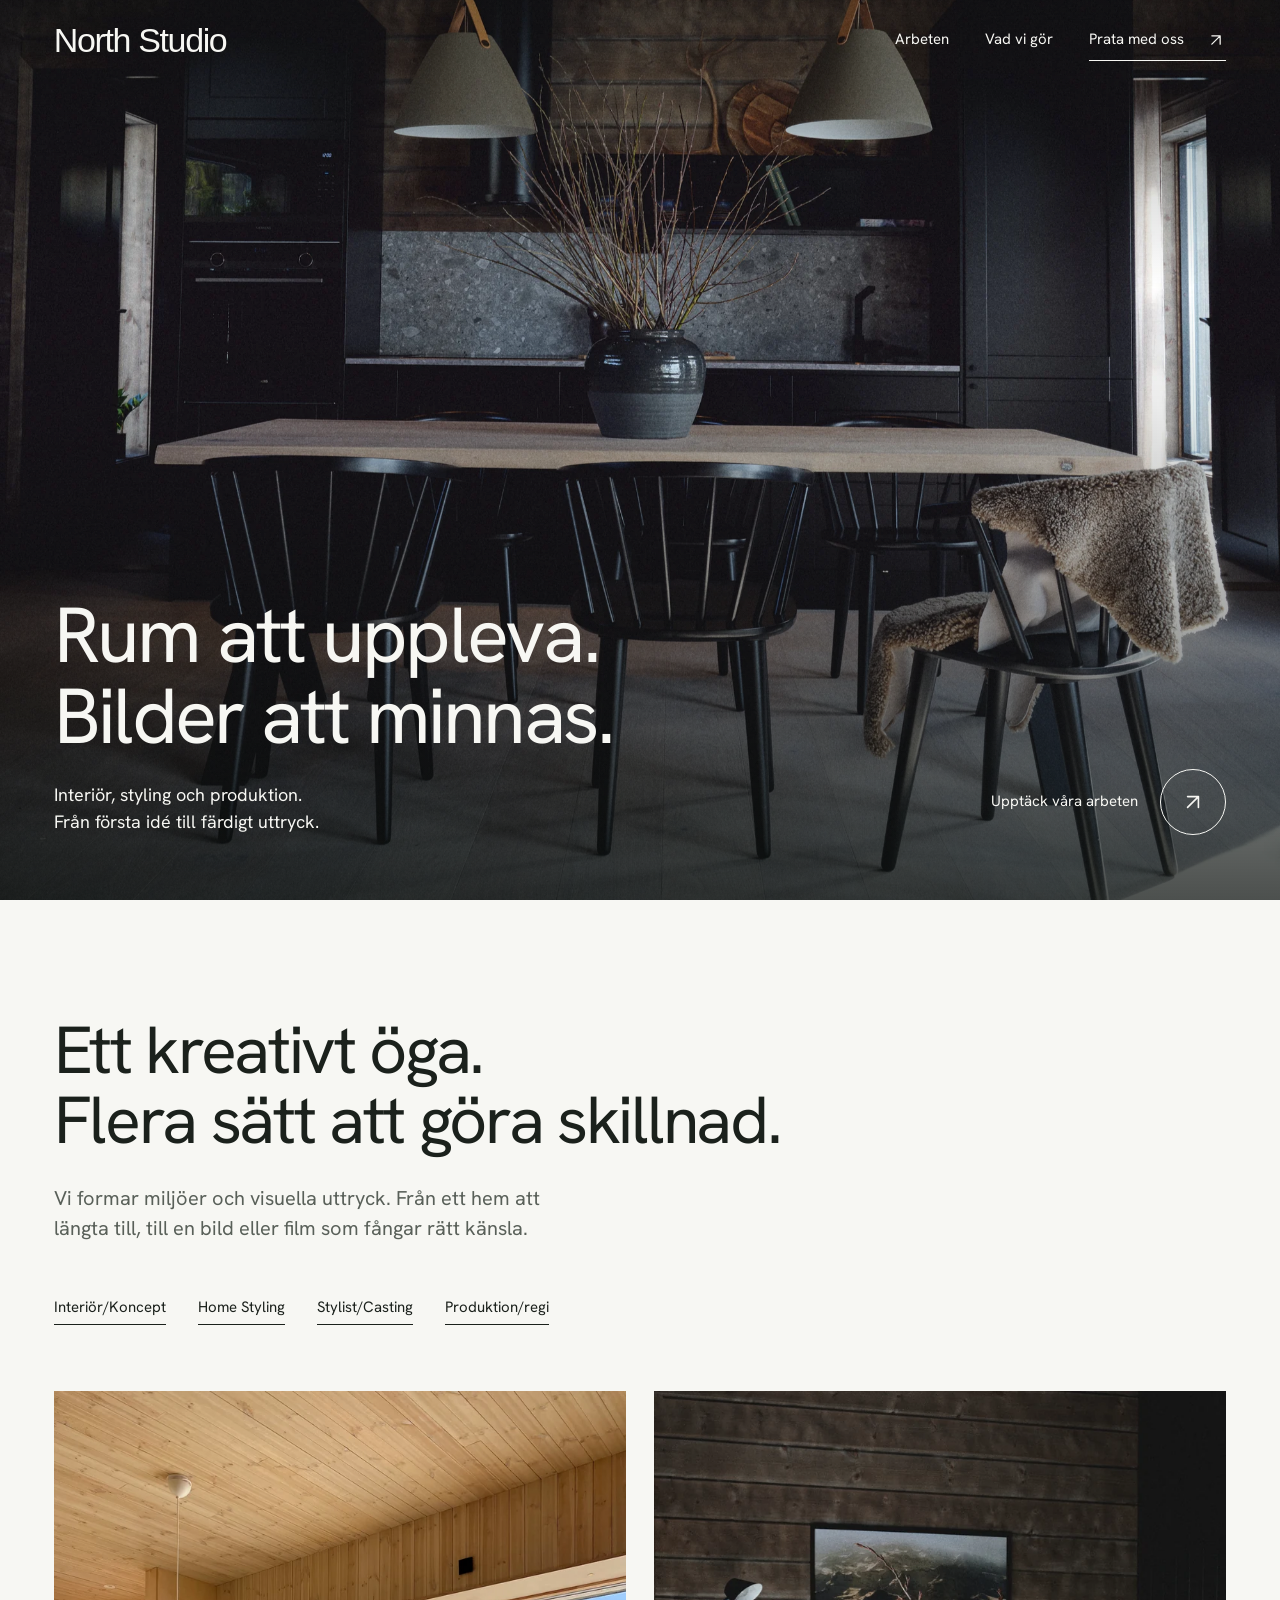
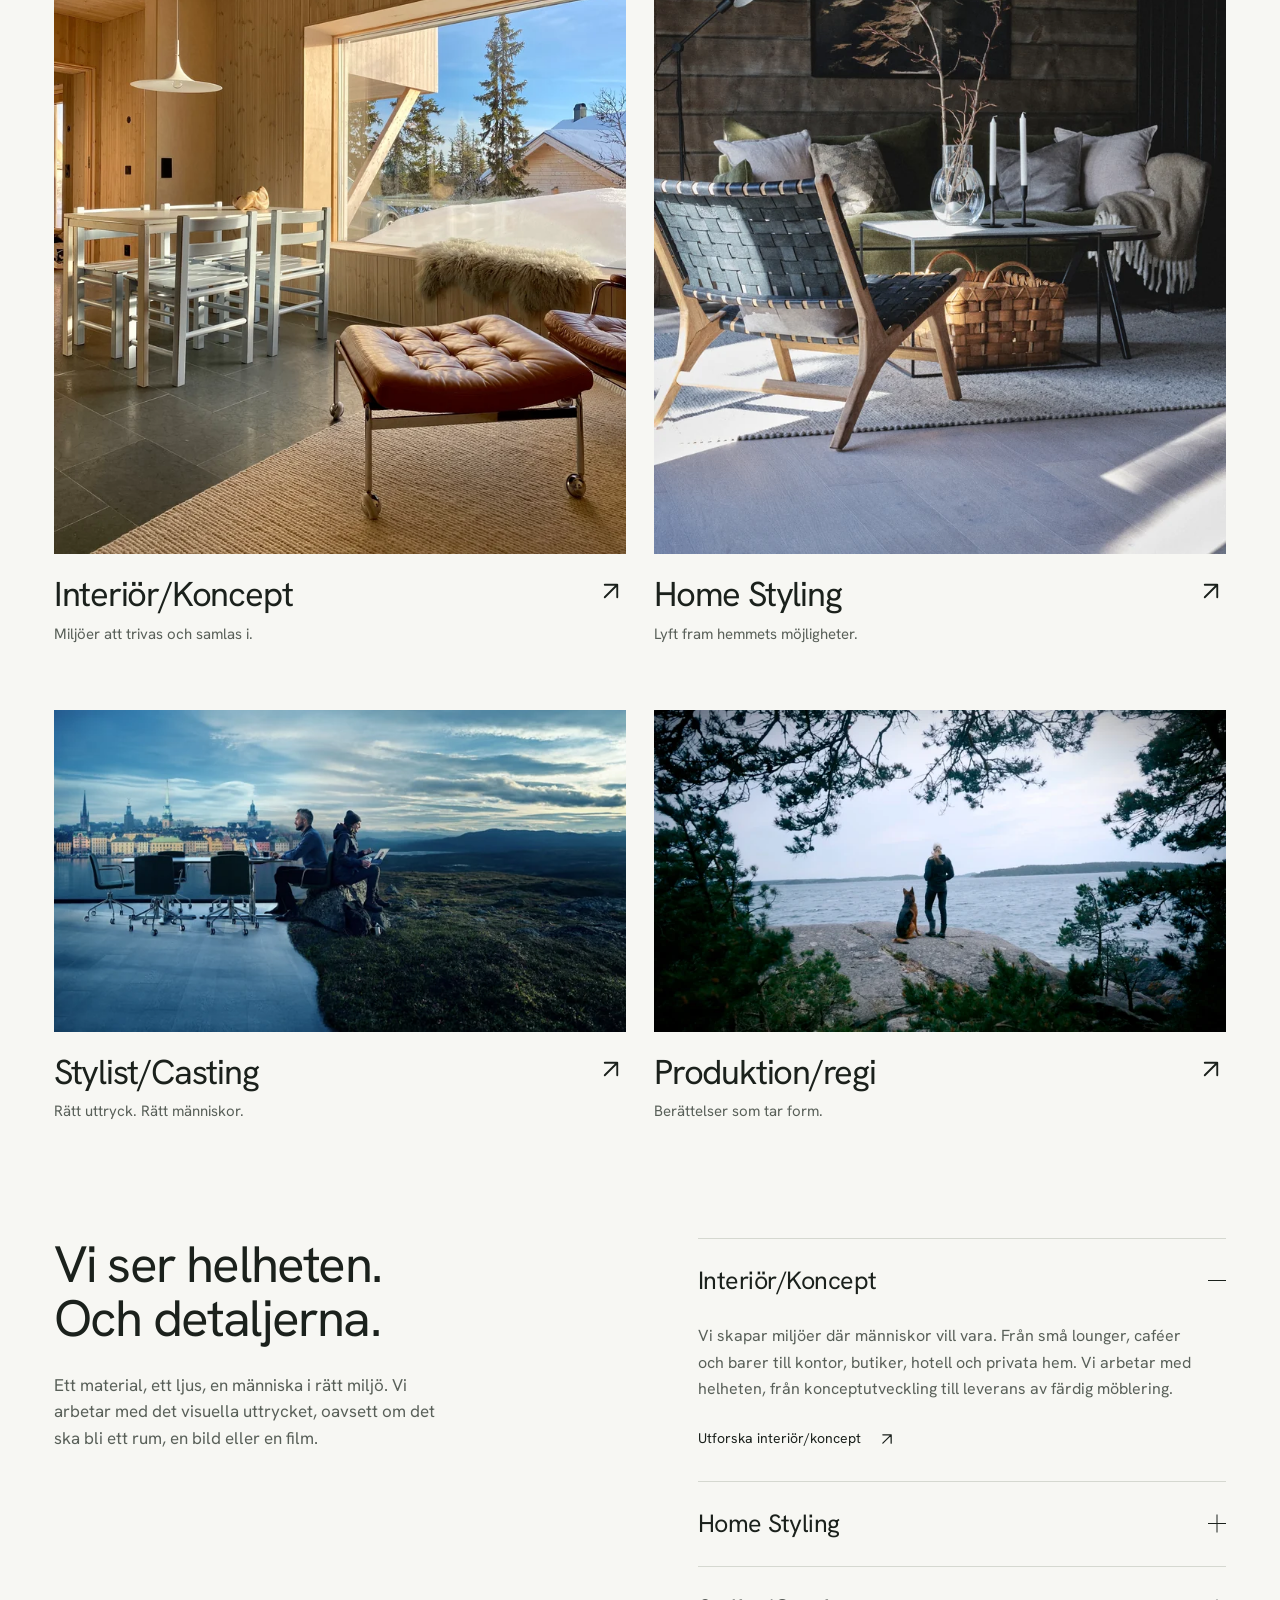
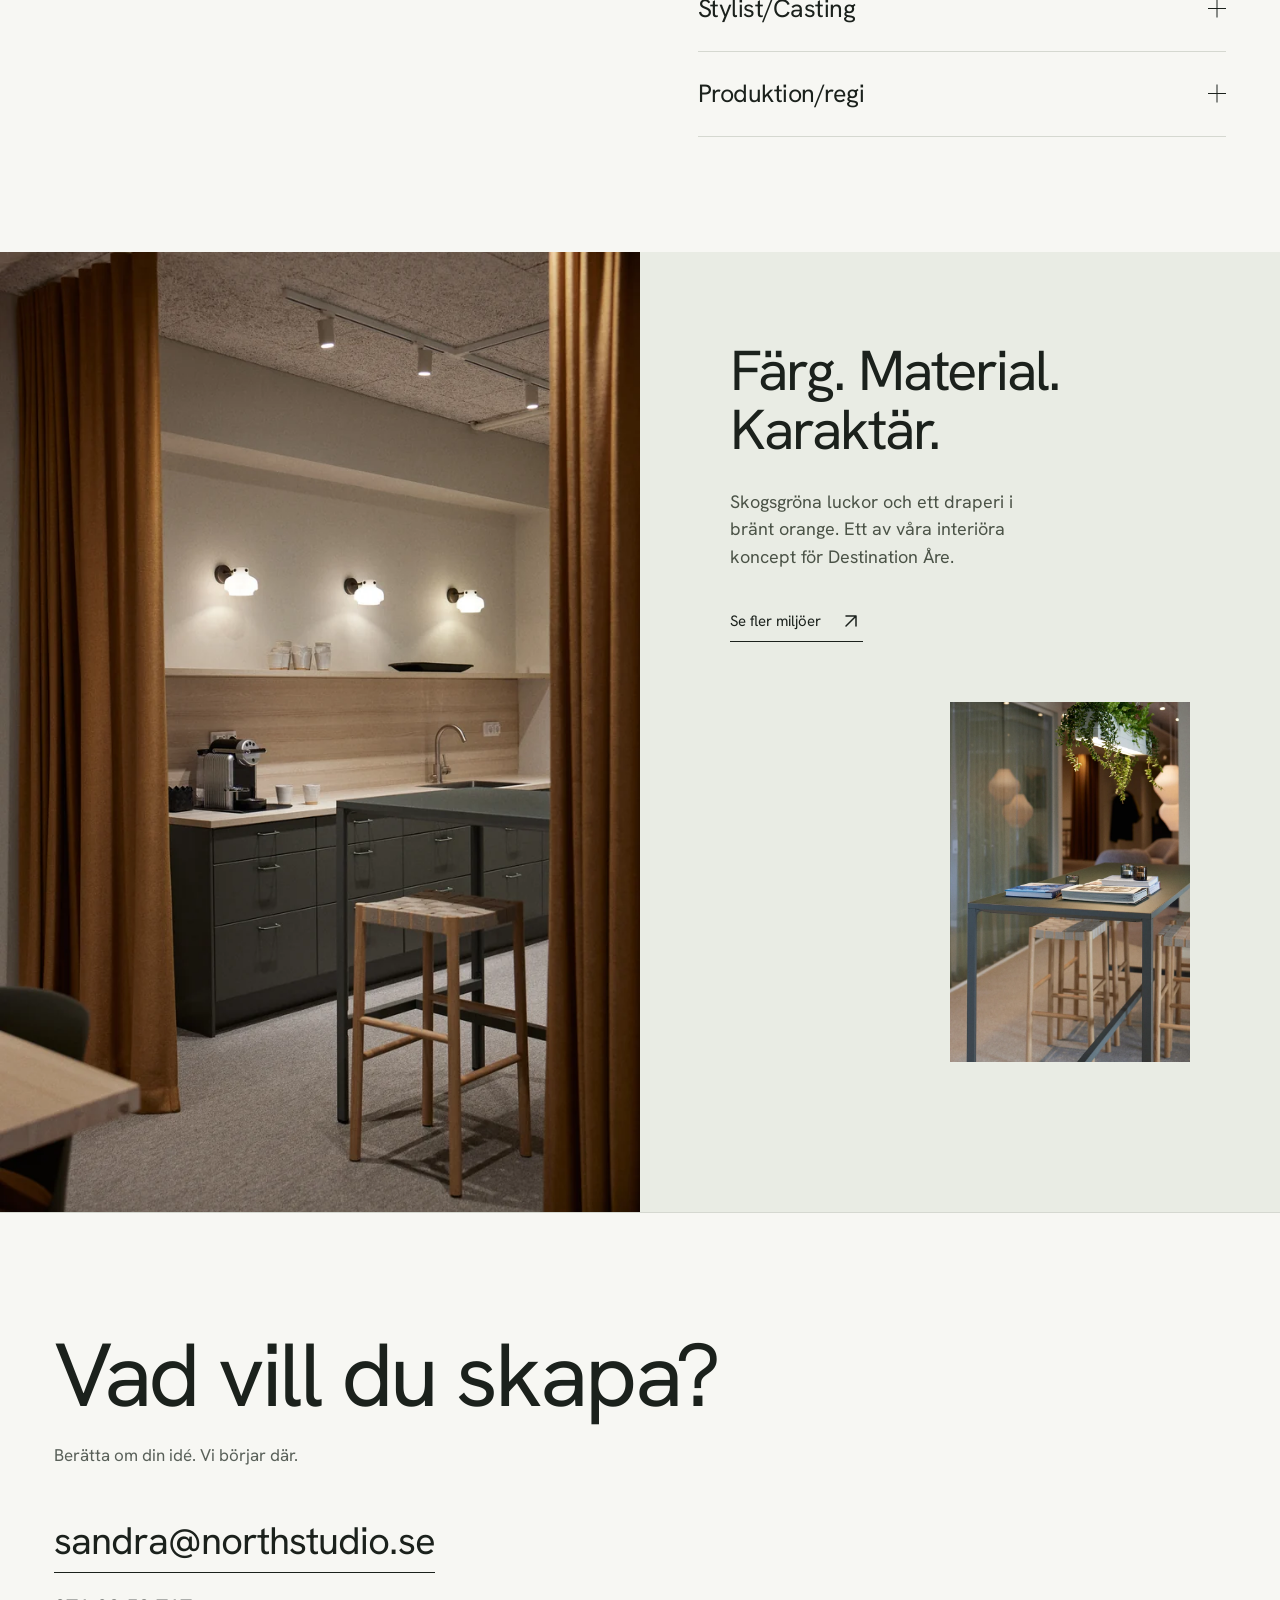
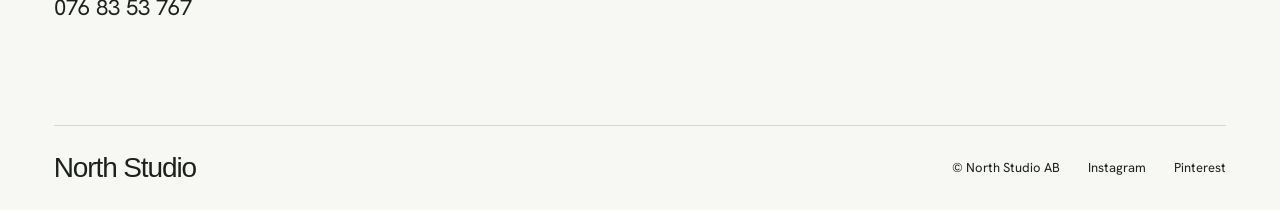
<file: index.html>
<!doctype html>
<html lang="sv">
<head>
  <meta charset="utf-8"><meta name="viewport" content="width=device-width,initial-scale=1">
  <title>North Studio | Interiör, styling & produktion</title>
  <meta name="description" content="North Studio skapar interiöra koncept, homestyling, styling och filmproduktion. Upptäck studions arbeten och prata med Sandra om ditt nästa projekt.">
  <meta name="robots" content="noindex,nofollow"><meta name="theme-color" content="#f7f7f3">
  <meta property="og:title" content="North Studio | Interiör, styling & produktion"><meta property="og:description" content="Rum att uppleva. Bilder att minnas. Upptäck North Studios kreativa värld."><meta property="og:type" content="website">
  <link rel="icon" type="image/svg+xml" href="data:image/svg+xml,%3Csvg xmlns='http://www.w3.org/2000/svg' viewBox='0 0 64 64'%3E%3Crect width='64' height='64' rx='6' fill='%231b211c'/%3E%3Cpath d='M17 47V17h6l18 22V17h6v30h-6L23 25v22Z' fill='%23f7f7f3'/%3E%3C/svg%3E">
  <link rel="preload" href="./assets/hanken-grotesk-regular.ttf" as="font" type="font/ttf" crossorigin>
  <link rel="stylesheet" href="./styles.css"><link rel="stylesheet" href="./portfolio.css"><script src="./site.js" defer></script>
</head>
<body id="top" class="home">
  <a class="skip-link" href="#main">Hoppa till innehållet</a>
  <header class="header">
    <a class="wordmark" href="./" aria-label="North Studio, startsida">North Studio</a>
    <nav class="desktop-nav" aria-label="Huvudnavigation"><a href="#arbeten">Arbeten</a><a href="#tjanster">Vad vi gör</a><a href="#kontakt" class="nav-contact">Prata med oss <svg viewBox="0 0 24 24" aria-hidden="true"><path d="M7 17 17 7M7 7h10v10"/></svg></a></nav>
    <button class="menu-toggle" aria-controls="mobile-menu" aria-expanded="false">Meny <span class="menu-bars" aria-hidden="true"></span></button>
  </header>
  <div id="mobile-menu" class="mobile-menu" hidden><nav aria-label="Mobilnavigation"><a href="#arbeten">Arbeten</a><a href="#tjanster">Vad vi gör</a><a href="#kontakt">Kontakt</a><a href="tel:+46768353767" class="menu-phone">076 83 53 767</a></nav></div>
  <main id="main">
    <section class="hero" aria-labelledby="hero-title">
      <picture class="hero-picture"><source media="(max-width: 700px)" srcset="./assets/home-styling-08-1600.webp"><img src="./assets/home-styling-08-2000.webp" width="2000" height="1500" alt="North Studios homestyling med mörkt trä, naturliga material och en omsorgsfullt möblerad matplats" fetchpriority="high"></picture>
      <div class="hero-content"><div><h1 id="hero-title">Rum att uppleva.<br>Bilder att minnas.</h1><p>Interiör, styling och produktion.<br>Från första idé till färdigt uttryck.</p></div><a class="hero-action" href="#arbeten"><span>Upptäck våra arbeten</span><span class="circle"><svg viewBox="0 0 24 24" aria-hidden="true"><path d="M7 17 17 7M7 7h10v10"/></svg></span></a></div>
    </section>
    <section class="intro section" id="arbeten"><h2>Ett kreativt öga.<br>Flera sätt att göra skillnad.</h2><p>Vi formar miljöer och visuella uttryck. Från ett hem att längta till, till en bild eller film som fångar rätt känsla.</p><div class="discipline-links"><a href="./interi%C3%B6r-koncept/">Interiör/Koncept</a><a href="./home-styling/">Home Styling</a><a href="./styling-casting/">Stylist/Casting</a><a href="./set-design/">Produktion/regi</a></div></section>

<!-- portfolio-content:start -->
<section class="work-grid" aria-label="Utforska North Studios fyra områden"><a class="work-card" href="./interi%C3%B6r-koncept/"><div class="work-image portrait"><img src="./assets/interior-koncept-07-1600.webp" srcset="./assets/interior-koncept-07-760.webp 760w, ./assets/interior-koncept-07-1600.webp 1600w" sizes="(max-width:700px) 100vw, 48vw" width="1600" height="2133" alt="Matplats och vardagsrum i ett träklätt fjällhus med stora fönster." loading="lazy" decoding="async"></div><div class="work-caption"><div><h3>Interiör/Koncept</h3><p>Miljöer att trivas och samlas i.</p></div><svg viewBox="0 0 24 24" aria-hidden="true"><path d="M7 17 17 7M7 7h10v10"/></svg></div></a><a class="work-card" href="./home-styling/"><div class="work-image portrait"><img src="./assets/home-styling-09-1600.webp" srcset="./assets/home-styling-09-760.webp 760w, ./assets/home-styling-09-1600.webp 1600w" sizes="(max-width:700px) 100vw, 48vw" width="1600" height="2133" alt="Vardagsrum med mörka träväggar, fåtöljer och ljus soffa." loading="lazy" decoding="async"></div><div class="work-caption"><div><h3>Home Styling</h3><p>Lyft fram hemmets möjligheter.</p></div><svg viewBox="0 0 24 24" aria-hidden="true"><path d="M7 17 17 7M7 7h10v10"/></svg></div></a><a class="work-card" href="./styling-casting/"><div class="work-image landscape"><img src="./assets/styling-casting-02-1600.webp" srcset="./assets/styling-casting-02-760.webp 760w, ./assets/styling-casting-02-1600.webp 1600w" sizes="(max-width:700px) 100vw, 48vw" width="1600" height="847" alt="Två personer vid ett bord i en kampanjbild som förenar stadssilhuett och fjällandskap." loading="lazy" decoding="async"></div><div class="work-caption"><div><h3>Stylist/Casting</h3><p>Rätt uttryck. Rätt människor.</p></div><svg viewBox="0 0 24 24" aria-hidden="true"><path d="M7 17 17 7M7 7h10v10"/></svg></div></a><a class="work-card" href="./set-design/"><div class="work-image landscape"><img src="./assets/set-design-01-1600.webp" srcset="./assets/set-design-01-760.webp 760w, ./assets/set-design-01-1600.webp 1600w" sizes="(max-width:700px) 100vw, 48vw" width="1600" height="929" alt="Person och hund på en klipphäll vid en sjö, inramade av träd." loading="lazy" decoding="async"></div><div class="work-caption"><div><h3>Produktion/regi</h3><p>Berättelser som tar form.</p></div><svg viewBox="0 0 24 24" aria-hidden="true"><path d="M7 17 17 7M7 7h10v10"/></svg></div></a></section>
<section class="studio section" id="tjanster"><div class="studio-lead"><h2>Vi ser helheten.<br>Och detaljerna.</h2><p>Ett material, ett ljus, en människa i rätt miljö. Vi arbetar med det visuella uttrycket, oavsett om det ska bli ett rum, en bild eller en film.</p></div><div class="services"><details open><summary>Interiör/Koncept<span aria-hidden="true"></span></summary><div class="service-content"><p>Vi skapar miljöer där människor vill vara. Från små lounger, caféer och barer till kontor, butiker, hotell och privata hem. Vi arbetar med helheten, från konceptutveckling till leverans av färdig möblering.</p><a href="./interi%C3%B6r-koncept/">Utforska interiör/koncept <svg viewBox="0 0 24 24" aria-hidden="true"><path d="M7 17 17 7M7 7h10v10"/></svg></a></div></details><details ><summary>Home Styling<span aria-hidden="true"></span></summary><div class="service-content"><p>Inför fotografering och visning stylar vi bostaden så att dess möjligheter blir tydliga. Med genomtänkt möblering och omsorg om detaljerna hjälper vi den som tittar att föreställa sig ett liv i hemmet.</p><a href="./home-styling/">Utforska home styling <svg viewBox="0 0 24 24" aria-hidden="true"><path d="M7 17 17 7M7 7h10v10"/></svg></a></div></details><details ><summary>Stylist/Casting<span aria-hidden="true"></span></summary><div class="service-content"><p>Med erfarenhet av mode och trender arbetar vi med styling av modeller och miljöer. Vi hjälper också till med förslag på modeller och locations, så att människorna och platsen ger projektet rätt uttryck.</p><a href="./styling-casting/">Utforska stylist/casting <svg viewBox="0 0 24 24" aria-hidden="true"><path d="M7 17 17 7M7 7h10v10"/></svg></a></div></details><details ><summary>Produktion/regi<span aria-hidden="true"></span></summary><div class="service-content"><p>Vi tar reklamfilmen från idé till färdigt resultat. Det innebär manus, planering av inspelningen och val av skådespelare och locations. Vi finns med också i efterproduktionen, från klippning till finish, med kommunikation och samarbete genom hela processen.</p><a href="./set-design/">Utforska produktion/regi <svg viewBox="0 0 24 24" aria-hidden="true"><path d="M7 17 17 7M7 7h10v10"/></svg></a></div></details></div></section>
<section class="detail-story"><div class="detail-picture"><img src="./assets/interior-koncept-01-1600.webp" srcset="./assets/interior-koncept-01-760.webp 760w, ./assets/interior-koncept-01-1600.webp 1600w" sizes="(max-width:700px) 100vw, 48vw" width="1600" height="2399" alt="Skogsgrönt kök inramat av gardiner i bränd orange." loading="lazy" decoding="async"></div><div class="detail-copy"><h2>Färg. Material.<br>Karaktär.</h2><p>Skogsgröna luckor och ett draperi i bränt orange. Ett av våra interiöra koncept för Destination Åre.</p><a class="text-link" href="./interi%C3%B6r-koncept/">Se fler miljöer <svg viewBox="0 0 24 24" aria-hidden="true"><path d="M7 17 17 7M7 7h10v10"/></svg></a><div class="detail-inset"><img src="./assets/interior-koncept-03-1600.webp" srcset="./assets/interior-koncept-03-760.webp 760w, ./assets/interior-koncept-03-1600.webp 1600w" sizes="(max-width:700px) 50vw, 20vw" width="1600" height="2399" alt="Högt bord och träpallar vid gröna gardiner och pendellampor." loading="lazy" decoding="async"></div></div></section>
<!-- portfolio-content:end -->
  </main>
  <footer class="footer section" id="kontakt"><h2>Vad vill du skapa?</h2><p>Berätta om din idé. Vi börjar där.</p><a class="email-link" href="mailto:sandra@northstudio.se">sandra@northstudio.se</a><a class="phone-link" href="tel:+46768353767">076 83 53 767</a><div class="footer-bottom"><a class="wordmark" href="#top">North Studio</a><span>© North Studio AB</span><a href="https://www.instagram.com/northstudiosweden/" target="_blank" rel="noopener noreferrer">Instagram</a><a href="https://www.pinterest.se/northstudiosweden" target="_blank" rel="noopener noreferrer">Pinterest</a></div></footer>
</body>
</html>
</file>
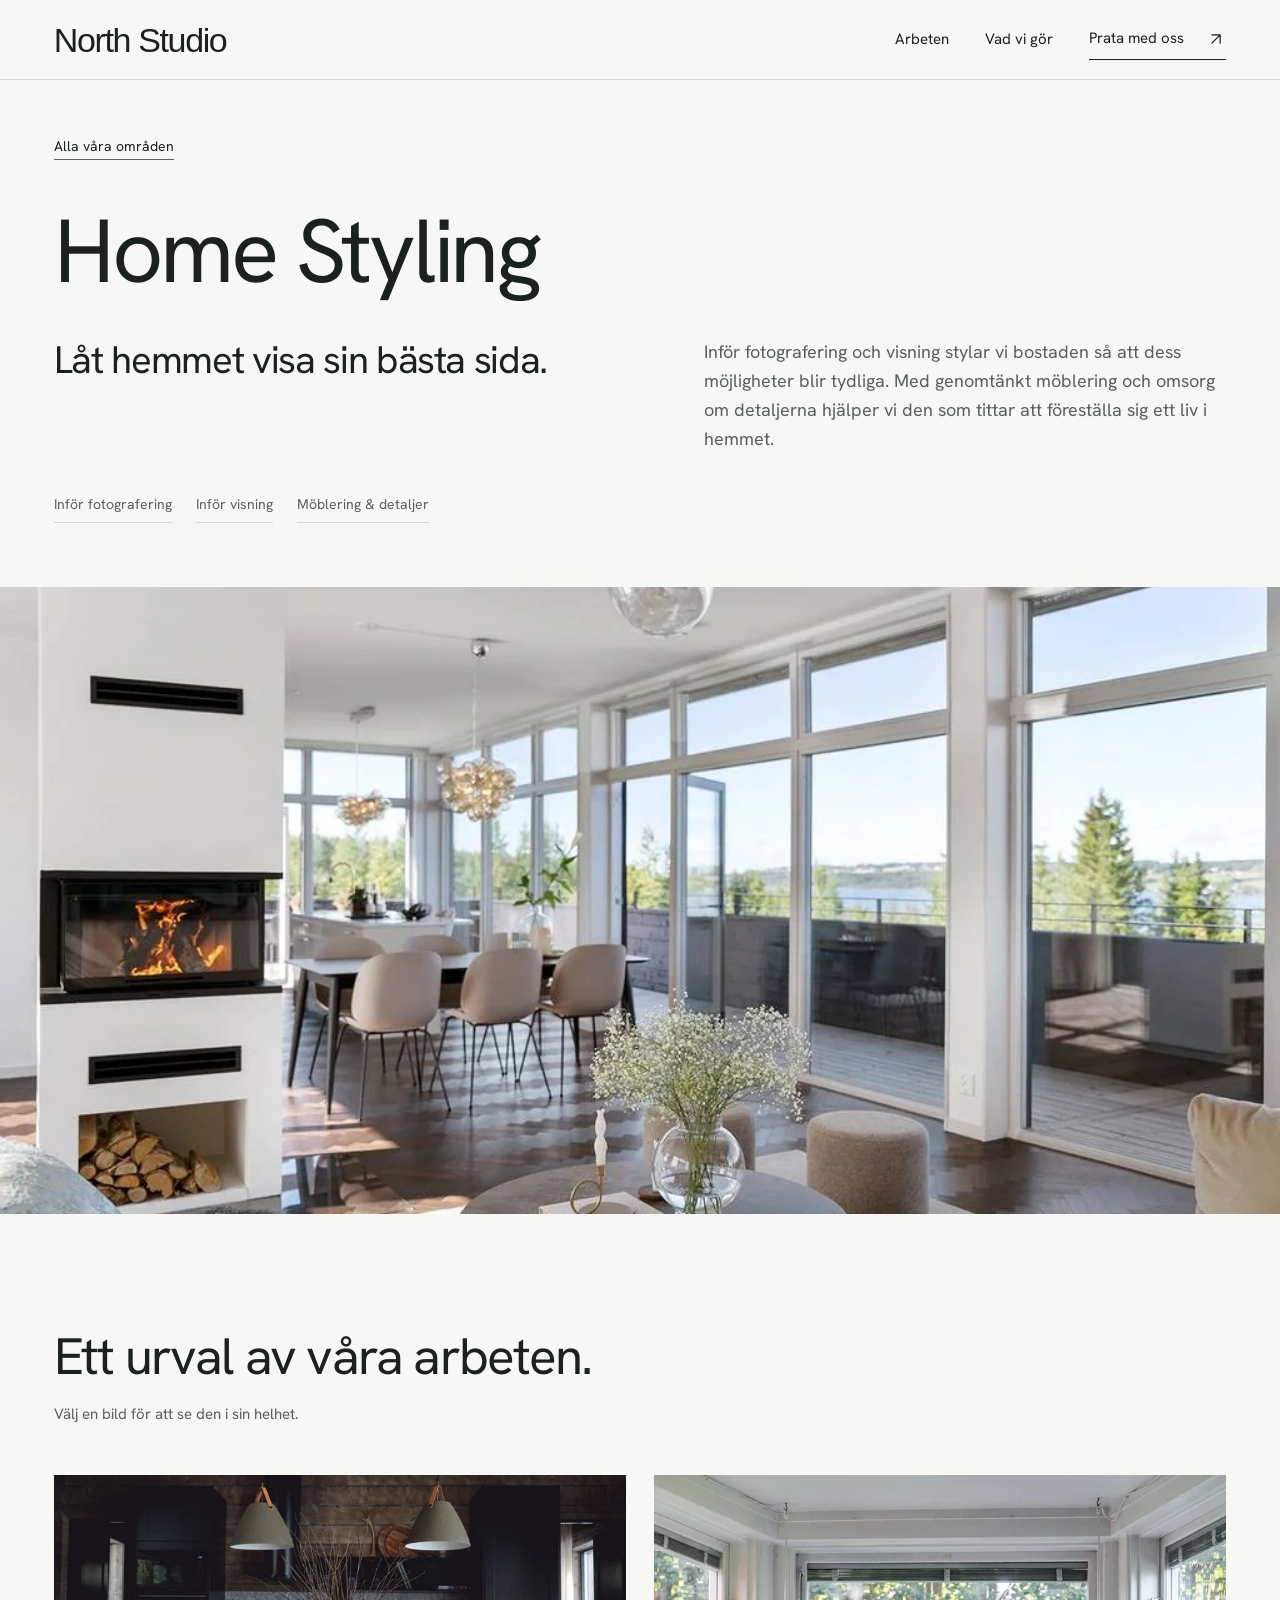
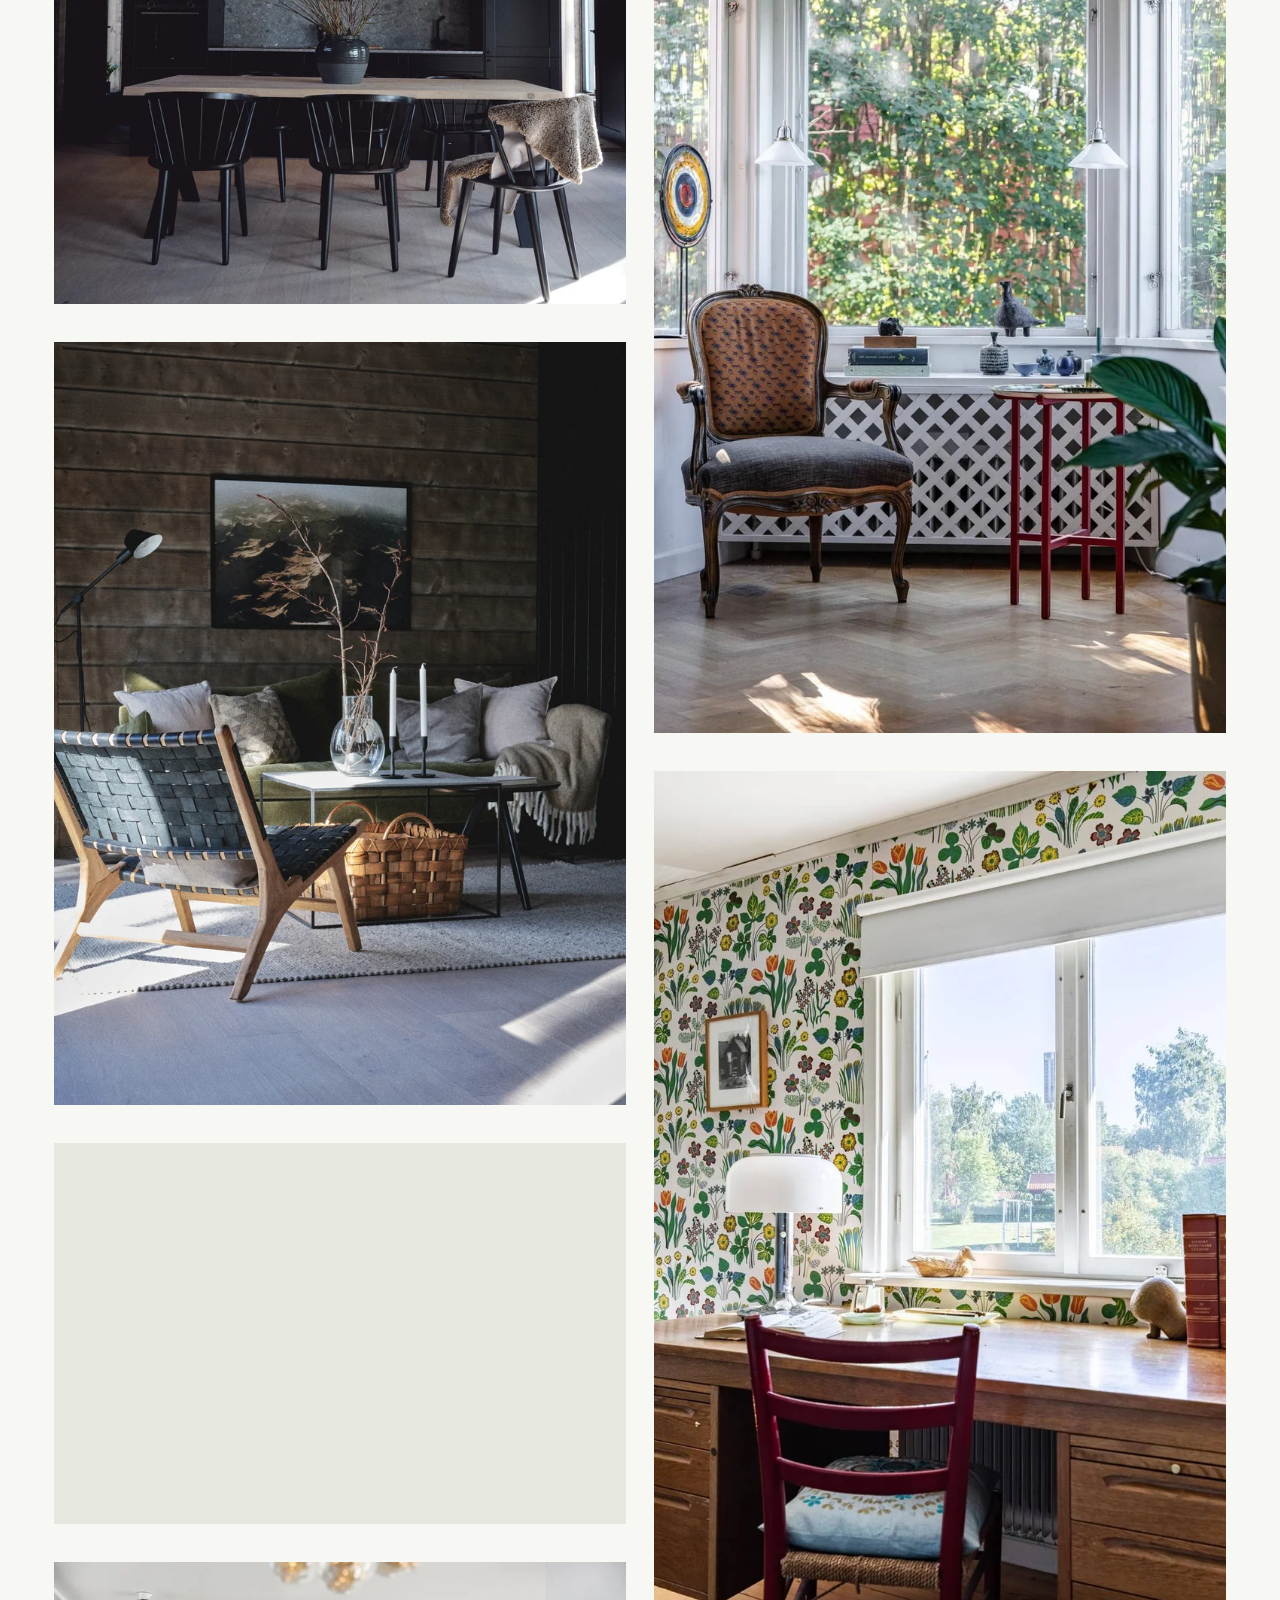
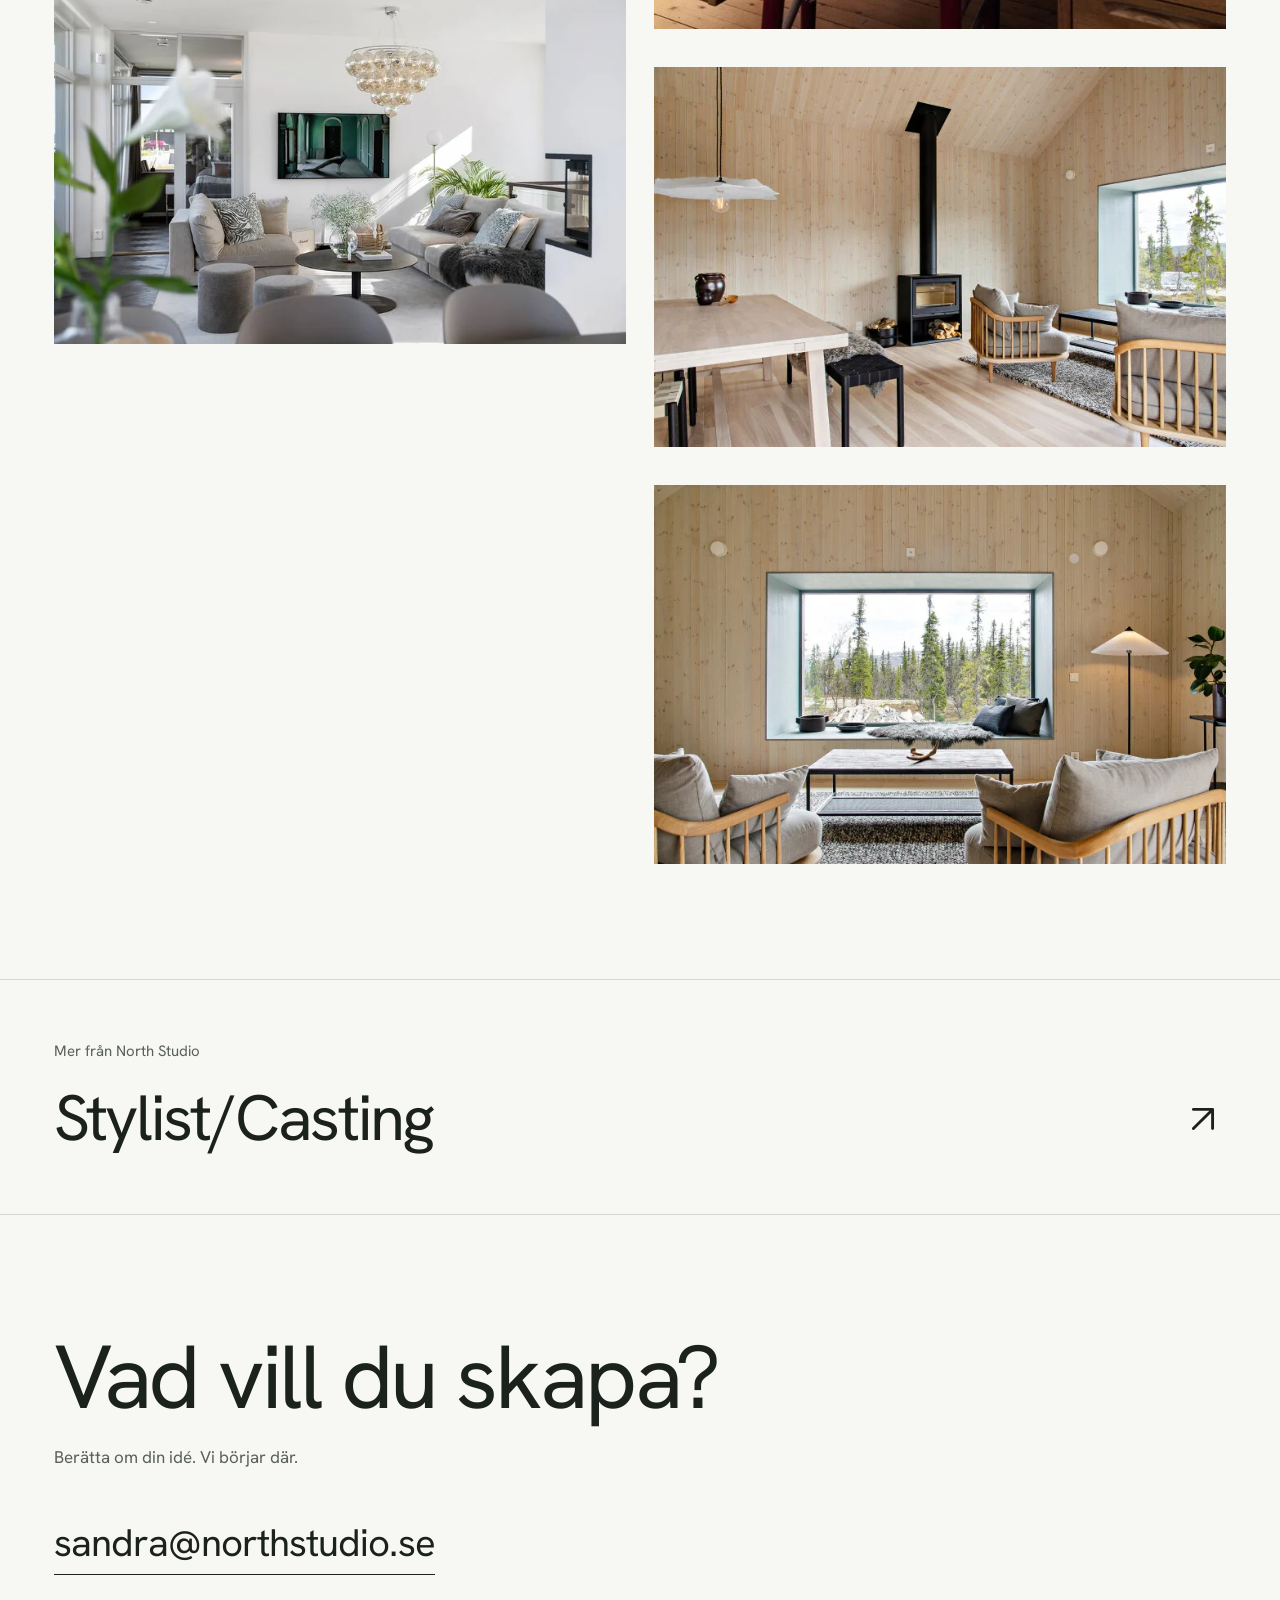
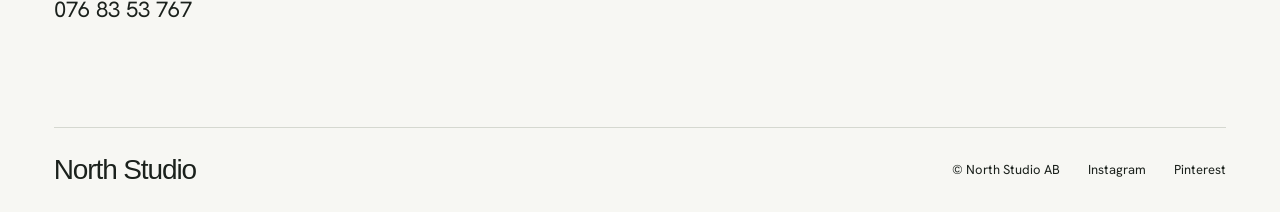
<file: home-styling/index.html>
<!doctype html><html lang="sv"><head>
  <meta charset="utf-8"><meta name="viewport" content="width=device-width,initial-scale=1">
  <title>Home Styling | North Studio</title>
  <meta name="description" content="Inför fotografering och visning stylar vi bostaden så att dess möjligheter blir tydliga. Med genomtänkt möblering och omsorg om detaljerna hjälper vi den som tittar att föreställa sig ett liv i hemmet.">
  <meta name="robots" content="noindex,nofollow"><meta name="theme-color" content="#f7f7f3">
  <meta property="og:title" content="Home Styling | North Studio"><meta property="og:description" content="Lyft fram hemmets möjligheter."><meta property="og:type" content="website">
  <link rel="icon" type="image/svg+xml" href="data:image/svg+xml,%3Csvg xmlns='http://www.w3.org/2000/svg' viewBox='0 0 64 64'%3E%3Crect width='64' height='64' rx='6' fill='%231b211c'/%3E%3Cpath d='M17 47V17h6l18 22V17h6v30h-6L23 25v22Z' fill='%23f7f7f3'/%3E%3C/svg%3E">
  <link rel="preload" href="../assets/hanken-grotesk-regular.ttf" as="font" type="font/ttf" crossorigin>
  <link rel="stylesheet" href="../styles.css"><link rel="stylesheet" href="../portfolio.css"><script src="../site.js" defer></script>
</head><body id="top" class="service-page"><a class="skip-link" href="#main">Hoppa till innehållet</a><header class="header">
    <a class="wordmark" href="../" aria-label="North Studio, startsida">North Studio</a>
    <nav class="desktop-nav" aria-label="Huvudnavigation"><a href="../#arbeten">Arbeten</a><a href="../#tjanster">Vad vi gör</a><a href="#kontakt" class="nav-contact">Prata med oss <svg viewBox="0 0 24 24" aria-hidden="true"><path d="M7 17 17 7M7 7h10v10"/></svg></a></nav>
    <button class="menu-toggle" aria-controls="mobile-menu" aria-expanded="false">Meny <span class="menu-bars" aria-hidden="true"></span></button>
  </header><div id="mobile-menu" class="mobile-menu" hidden><nav aria-label="Mobilnavigation"><a href="../#arbeten">Arbeten</a><a href="../#tjanster">Vad vi gör</a><a href="#kontakt">Kontakt</a><a href="tel:+46768353767" class="menu-phone">076 83 53 767</a></nav></div><main id="main"><section class="service-hero section"><a class="back-link" href="../#arbeten">Alla våra områden</a><h1>Home Styling</h1><div class="service-heading"><h2>Låt hemmet visa sin bästa sida.</h2><p>Inför fotografering och visning stylar vi bostaden så att dess möjligheter blir tydliga. Med genomtänkt möblering och omsorg om detaljerna hjälper vi den som tittar att föreställa sig ett liv i hemmet.</p></div><ul class="service-tags"><li>Inför fotografering</li><li>Inför visning</li><li>Möblering & detaljer</li></ul></section><div class="service-cover"><img src="../assets/home-styling-01-1600.webp" srcset="../assets/home-styling-01-760.webp 760w, ../assets/home-styling-01-1600.webp 1024w" sizes="100vw" width="1024" height="683" alt="Ljust vardagsrum och matplats med stora fönster och öppen spis." fetchpriority="high" decoding="async"></div><section class="portfolio section" aria-labelledby="gallery-title"><h2 id="gallery-title">Ett urval av våra arbeten.</h2><p class="gallery-help">Välj en bild för att se den i sin helhet.</p><div class="photo-gallery"><figure class="photo-item"><a class="photo-link" href="../assets/home-styling-08-1600.webp" target="_blank" rel="noopener" aria-label="Visa bild: Matrum med mörka träväggar, långt bord, svarta pinnstolar och taklampor."><img src="../assets/home-styling-08-1600.webp" srcset="../assets/home-styling-08-760.webp 760w, ../assets/home-styling-08-1600.webp 1600w" sizes="(max-width:700px) 100vw, 48vw" width="1600" height="1200" alt="Matrum med mörka träväggar, långt bord, svarta pinnstolar och taklampor." loading="lazy" decoding="async"><span class="photo-open" aria-hidden="true"><svg viewBox="0 0 24 24" aria-hidden="true"><path d="M7 17 17 7M7 7h10v10"/></svg></span></a></figure><figure class="photo-item"><a class="photo-link" href="../assets/home-styling-09-1600.webp" target="_blank" rel="noopener" aria-label="Visa bild: Vardagsrum med mörka träväggar, fåtöljer och ljus soffa."><img src="../assets/home-styling-09-1600.webp" srcset="../assets/home-styling-09-760.webp 760w, ../assets/home-styling-09-1600.webp 1600w" sizes="(max-width:700px) 100vw, 48vw" width="1600" height="2133" alt="Vardagsrum med mörka träväggar, fåtöljer och ljus soffa." loading="lazy" decoding="async"><span class="photo-open" aria-hidden="true"><svg viewBox="0 0 24 24" aria-hidden="true"><path d="M7 17 17 7M7 7h10v10"/></svg></span></a></figure><figure class="photo-item"><a class="photo-link" href="../assets/home-styling-01-1600.webp" target="_blank" rel="noopener" aria-label="Visa bild: Ljust vardagsrum och matplats med stora fönster och öppen spis."><img src="../assets/home-styling-01-1600.webp" srcset="../assets/home-styling-01-760.webp 760w, ../assets/home-styling-01-1600.webp 1024w" sizes="(max-width:700px) 100vw, 48vw" width="1024" height="683" alt="Ljust vardagsrum och matplats med stora fönster och öppen spis." loading="lazy" decoding="async"><span class="photo-open" aria-hidden="true"><svg viewBox="0 0 24 24" aria-hidden="true"><path d="M7 17 17 7M7 7h10v10"/></svg></span></a></figure><figure class="photo-item"><a class="photo-link" href="../assets/home-styling-02-1600.webp" target="_blank" rel="noopener" aria-label="Visa bild: Ljust vardagsrum med soffa, blomsterarrangemang och glasarmatur."><img src="../assets/home-styling-02-1600.webp" srcset="../assets/home-styling-02-760.webp 760w, ../assets/home-styling-02-1600.webp 1024w" sizes="(max-width:700px) 100vw, 48vw" width="1024" height="683" alt="Ljust vardagsrum med soffa, blomsterarrangemang och glasarmatur." loading="lazy" decoding="async"><span class="photo-open" aria-hidden="true"><svg viewBox="0 0 24 24" aria-hidden="true"><path d="M7 17 17 7M7 7h10v10"/></svg></span></a></figure><figure class="photo-item"><a class="photo-link" href="../assets/home-styling-03-1600.webp" target="_blank" rel="noopener" aria-label="Visa bild: Solbelyst hörn med fåtölj, blommigt tyg och fönster mot trädgården."><img src="../assets/home-styling-03-1600.webp" srcset="../assets/home-styling-03-760.webp 760w, ../assets/home-styling-03-1600.webp 1024w" sizes="(max-width:700px) 100vw, 48vw" width="1024" height="1536" alt="Solbelyst hörn med fåtölj, blommigt tyg och fönster mot trädgården." loading="lazy" decoding="async"><span class="photo-open" aria-hidden="true"><svg viewBox="0 0 24 24" aria-hidden="true"><path d="M7 17 17 7M7 7h10v10"/></svg></span></a></figure><figure class="photo-item"><a class="photo-link" href="../assets/home-styling-04-1600.webp" target="_blank" rel="noopener" aria-label="Visa bild: Matplats med blommig tapet och stort fönster."><img src="../assets/home-styling-04-1600.webp" srcset="../assets/home-styling-04-760.webp 760w, ../assets/home-styling-04-1600.webp 1024w" sizes="(max-width:700px) 100vw, 48vw" width="1024" height="1536" alt="Matplats med blommig tapet och stort fönster." loading="lazy" decoding="async"><span class="photo-open" aria-hidden="true"><svg viewBox="0 0 24 24" aria-hidden="true"><path d="M7 17 17 7M7 7h10v10"/></svg></span></a></figure><figure class="photo-item"><a class="photo-link" href="../assets/home-styling-06-1600.webp" target="_blank" rel="noopener" aria-label="Visa bild: Träklätt rum med matbord, sittgrupp och svart kamin."><img src="../assets/home-styling-06-1600.webp"  width="700" height="464" alt="Träklätt rum med matbord, sittgrupp och svart kamin." loading="lazy" decoding="async"><span class="photo-open" aria-hidden="true"><svg viewBox="0 0 24 24" aria-hidden="true"><path d="M7 17 17 7M7 7h10v10"/></svg></span></a></figure><figure class="photo-item"><a class="photo-link" href="../assets/home-styling-07-1600.webp" target="_blank" rel="noopener" aria-label="Visa bild: Sittgrupp i ljust trä framför ett stort fönster mot skogen."><img src="../assets/home-styling-07-1600.webp"  width="700" height="464" alt="Sittgrupp i ljust trä framför ett stort fönster mot skogen." loading="lazy" decoding="async"><span class="photo-open" aria-hidden="true"><svg viewBox="0 0 24 24" aria-hidden="true"><path d="M7 17 17 7M7 7h10v10"/></svg></span></a></figure></div></section><nav class="next-area section" aria-label="Nästa område"><p>Mer från North Studio</p><a href="../styling-casting/">Stylist/Casting<svg viewBox="0 0 24 24" aria-hidden="true"><path d="M7 17 17 7M7 7h10v10"/></svg></a></nav></main><footer class="footer section" id="kontakt"><h2>Vad vill du skapa?</h2><p>Berätta om din idé. Vi börjar där.</p><a class="email-link" href="mailto:sandra@northstudio.se">sandra@northstudio.se</a><a class="phone-link" href="tel:+46768353767">076 83 53 767</a><div class="footer-bottom"><a class="wordmark" href="#top">North Studio</a><span>© North Studio AB</span><a href="https://www.instagram.com/northstudiosweden/" target="_blank" rel="noopener noreferrer">Instagram</a><a href="https://www.pinterest.se/northstudiosweden" target="_blank" rel="noopener noreferrer">Pinterest</a></div></footer></body></html>
</file>
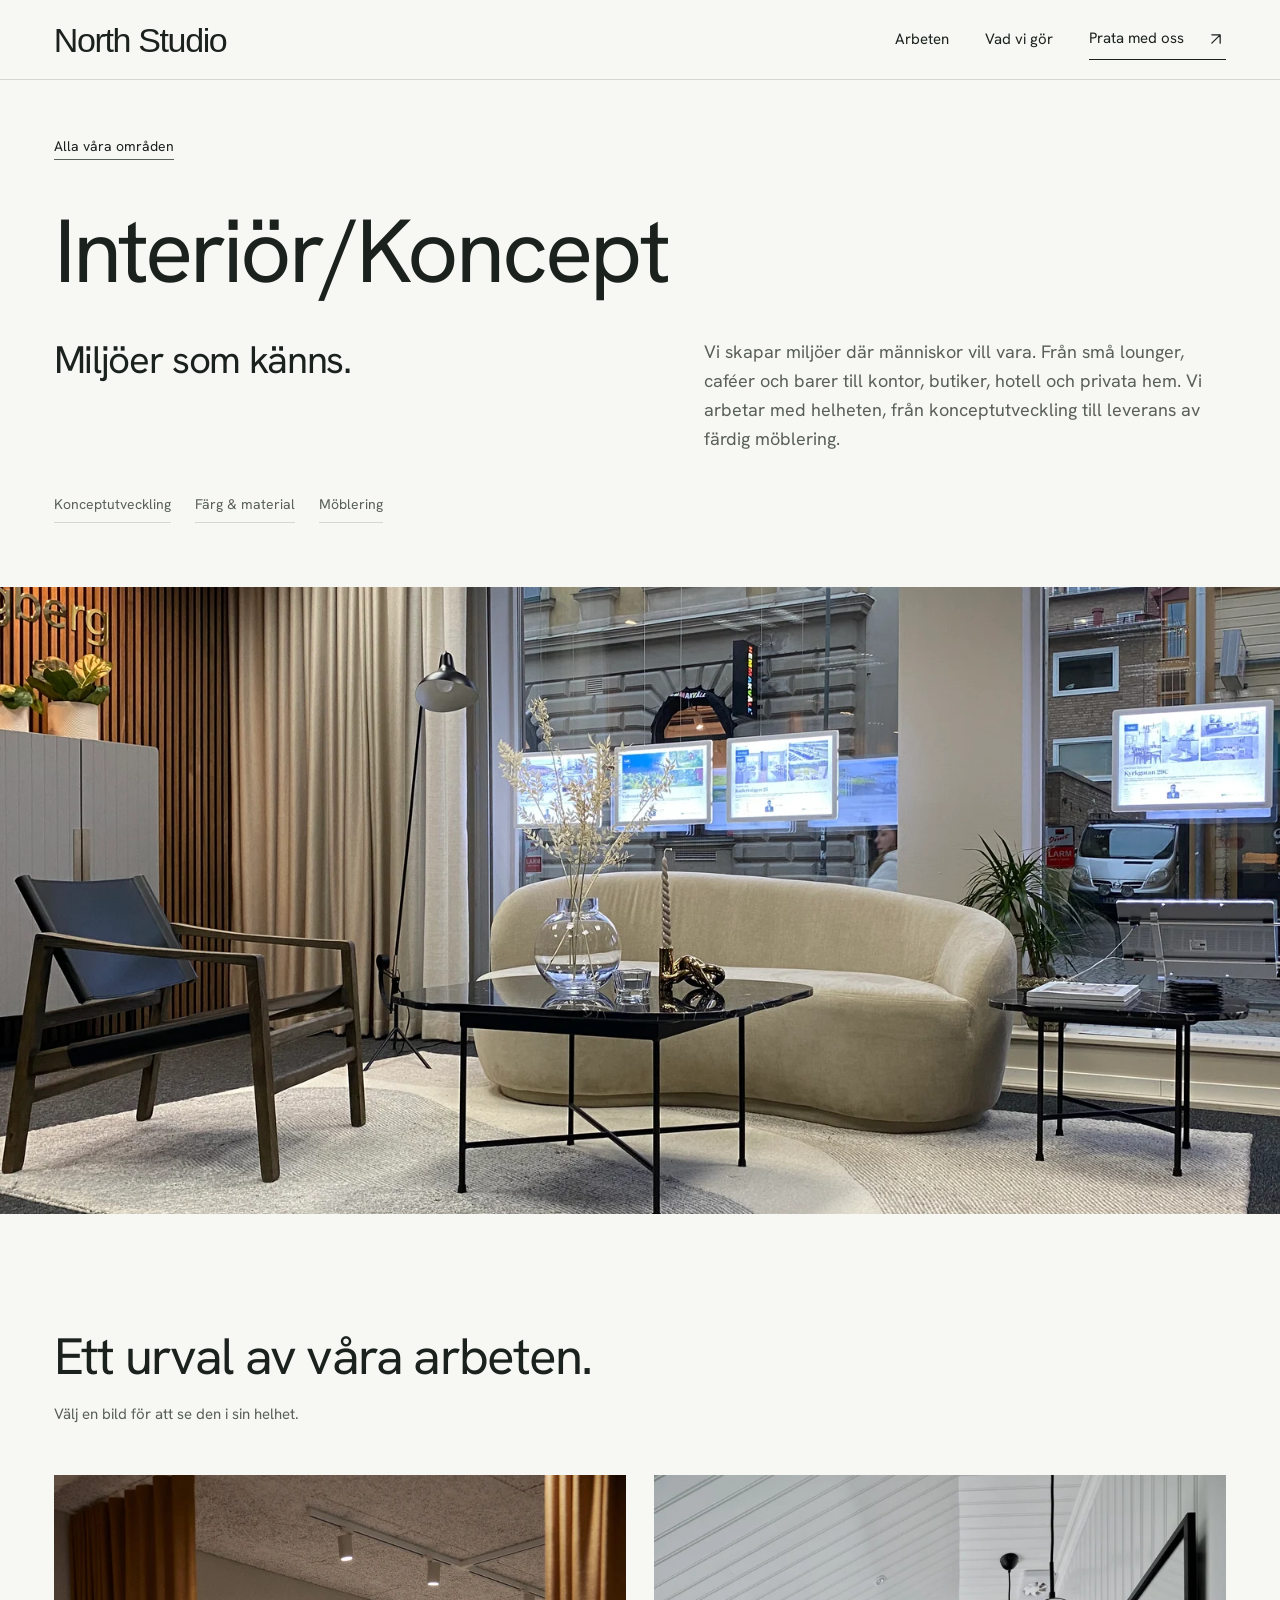
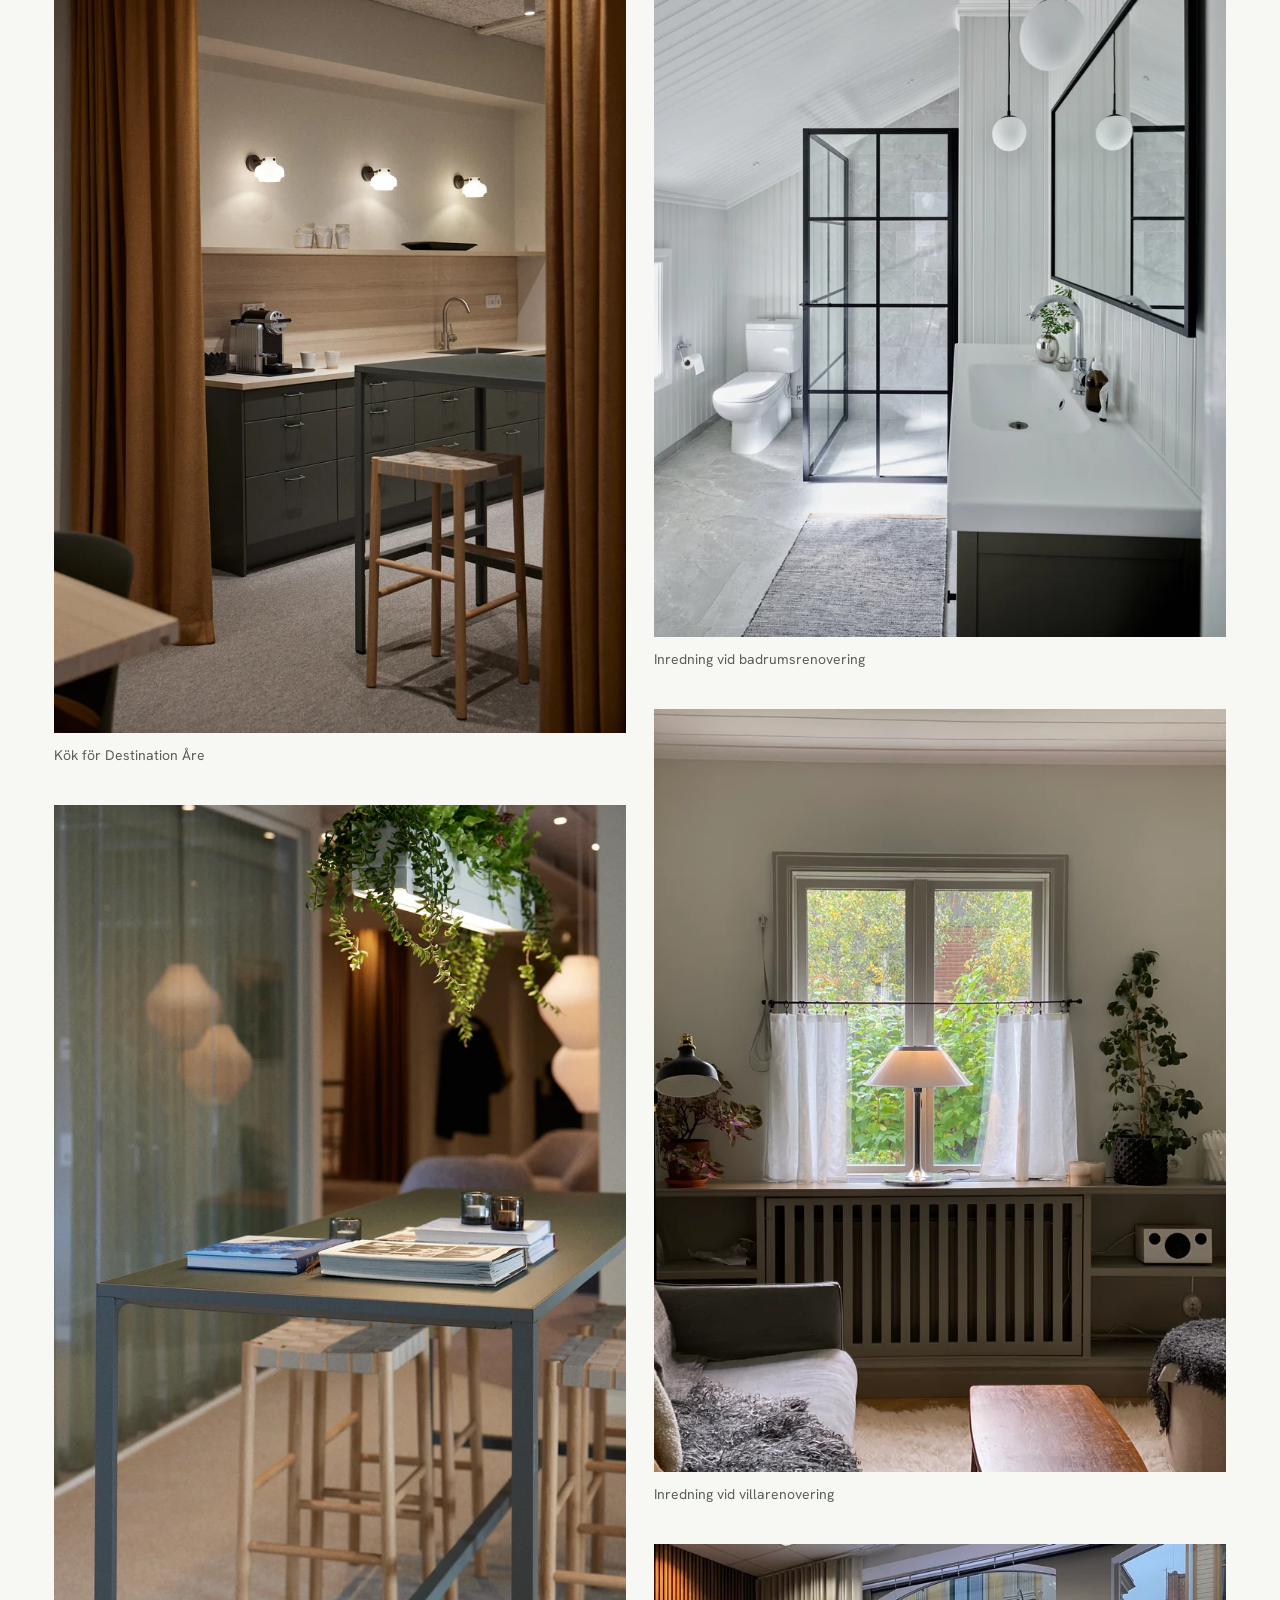
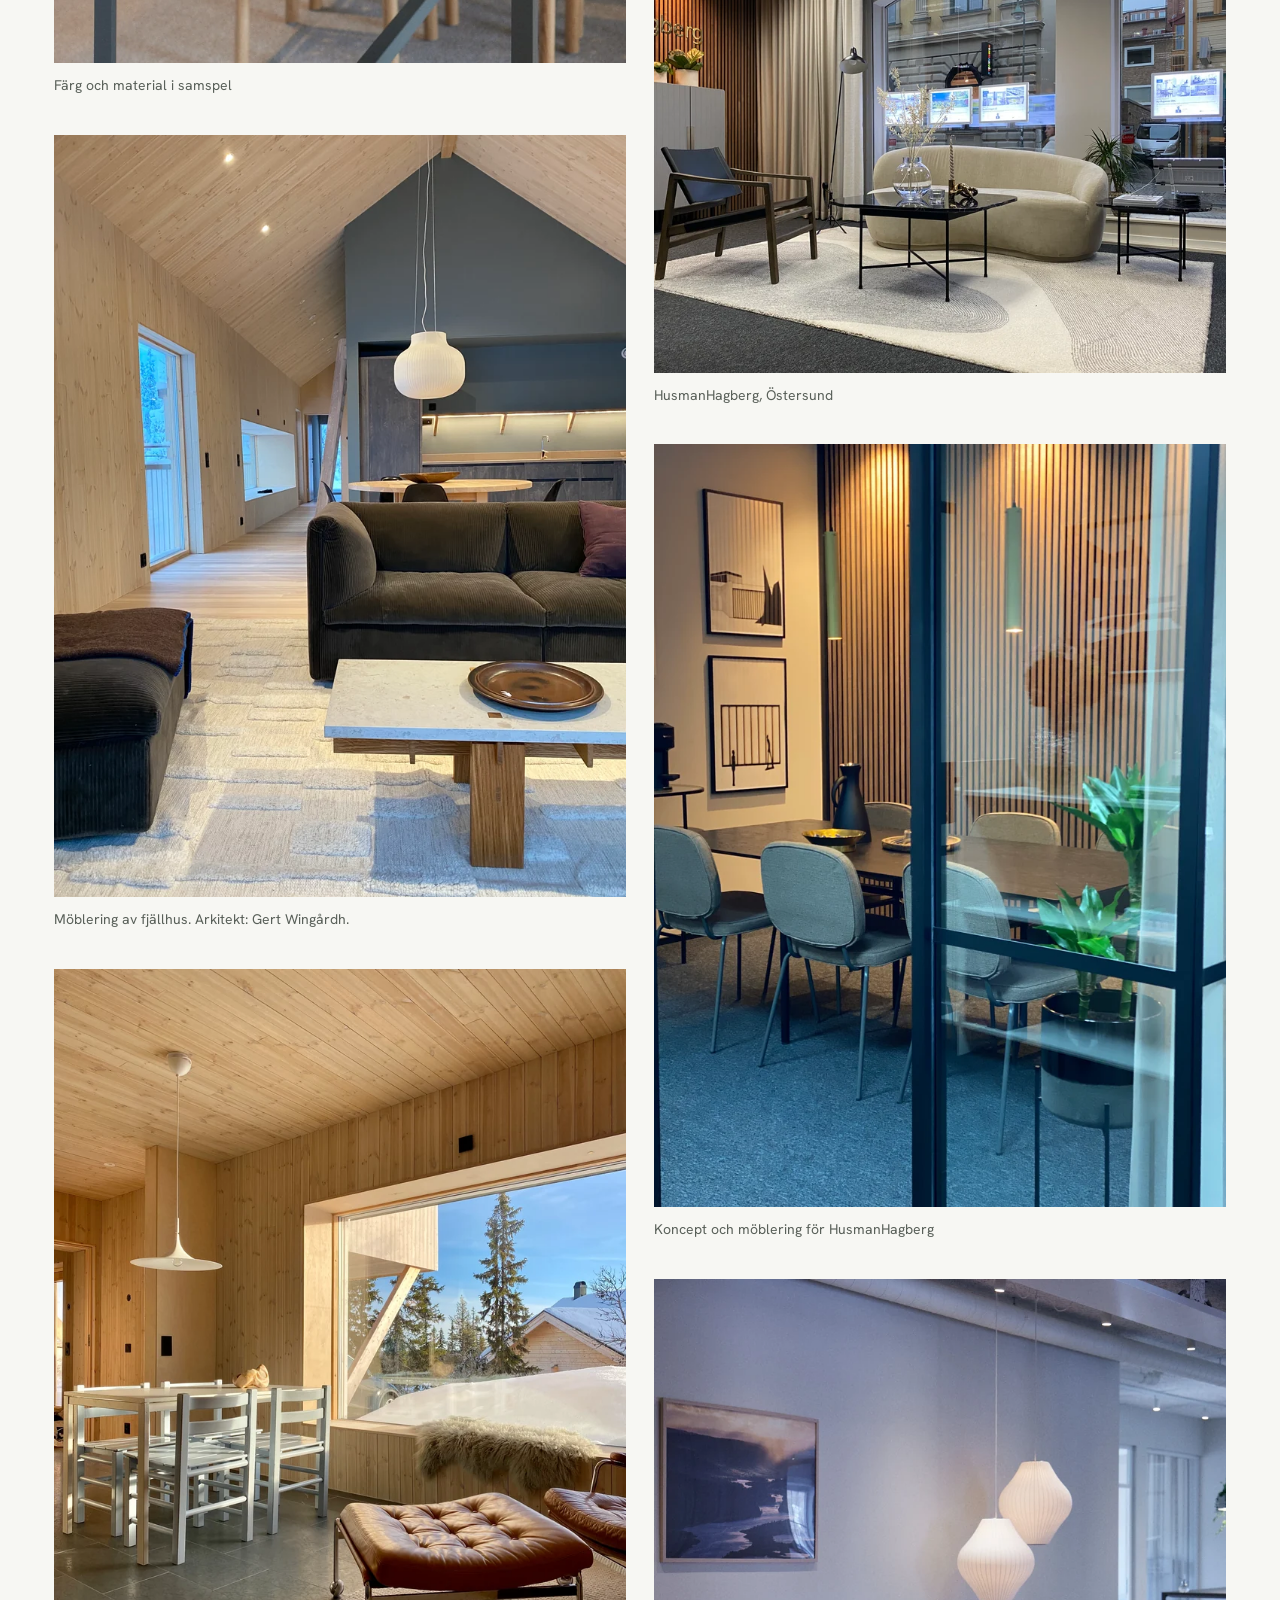
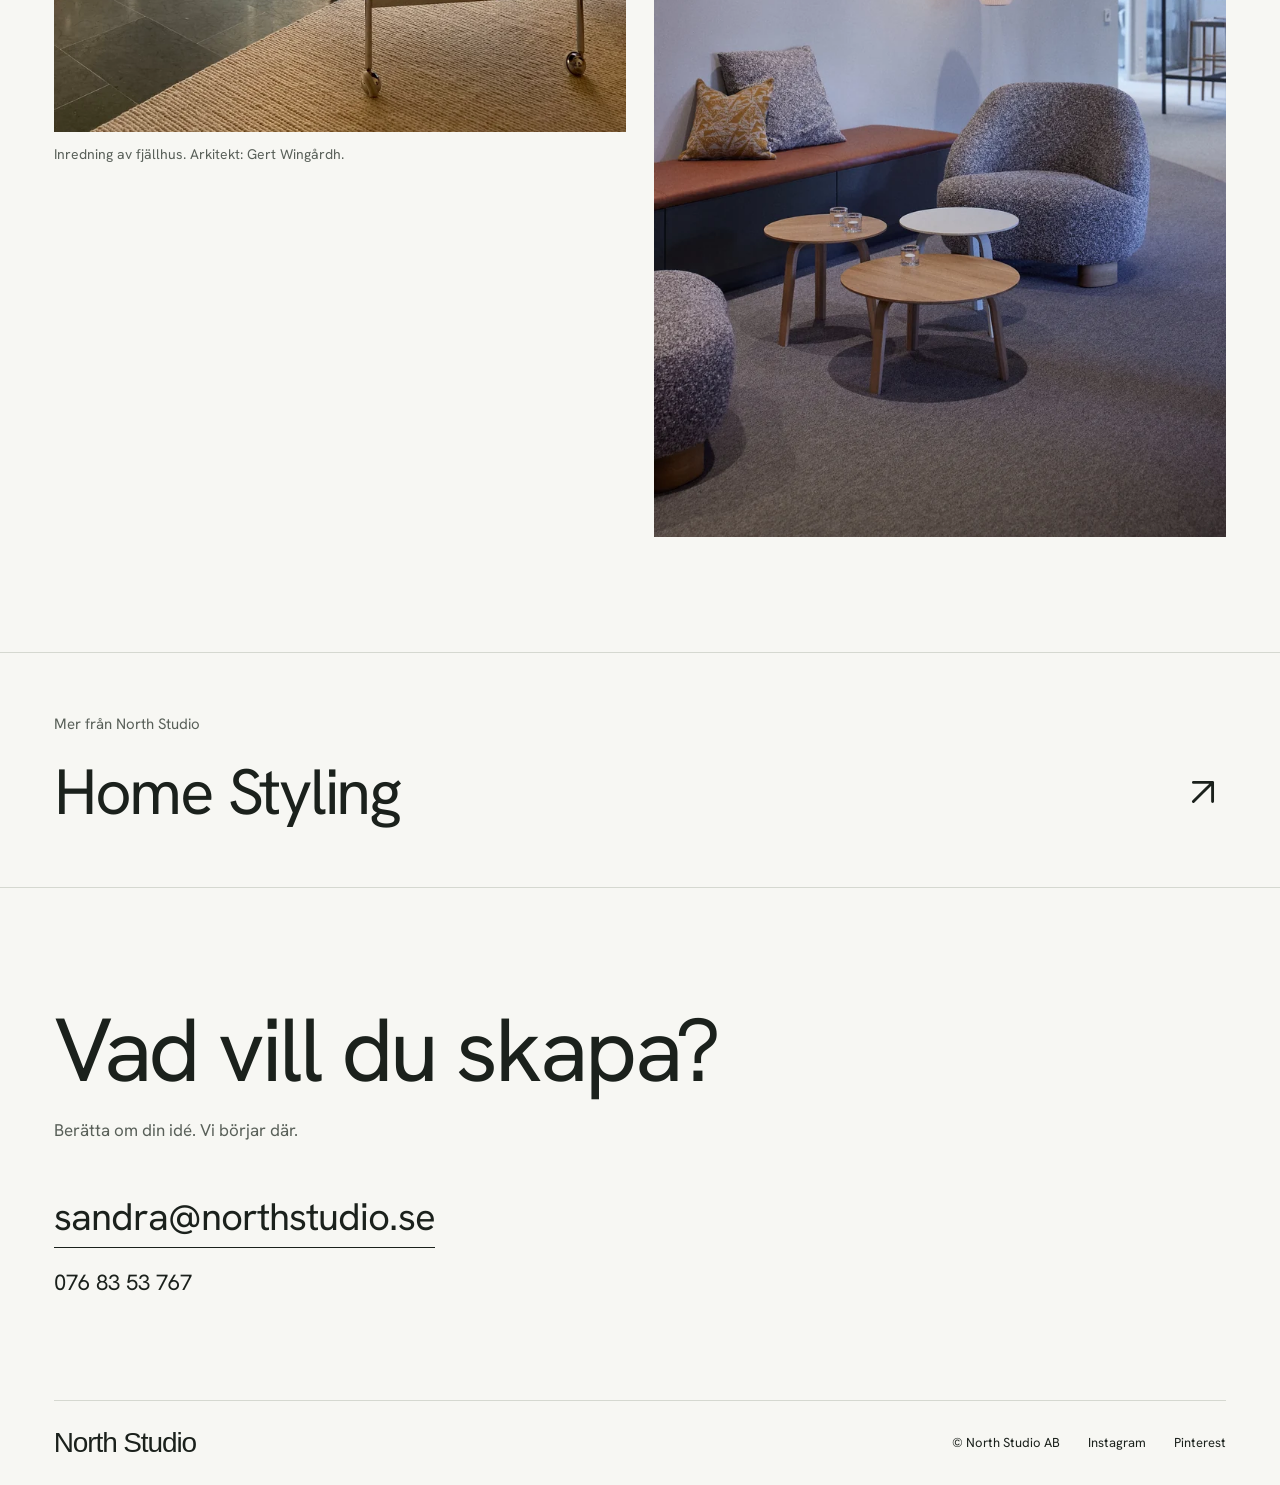
<file: interiör-koncept/index.html>
<!doctype html><html lang="sv"><head>
  <meta charset="utf-8"><meta name="viewport" content="width=device-width,initial-scale=1">
  <title>Interiör/Koncept | North Studio</title>
  <meta name="description" content="Vi skapar miljöer där människor vill vara. Från små lounger, caféer och barer till kontor, butiker, hotell och privata hem. Vi arbetar med helheten, från konceptutveckling till leverans av färdig möblering.">
  <meta name="robots" content="noindex,nofollow"><meta name="theme-color" content="#f7f7f3">
  <meta property="og:title" content="Interiör/Koncept | North Studio"><meta property="og:description" content="Miljöer att trivas och samlas i."><meta property="og:type" content="website">
  <link rel="icon" type="image/svg+xml" href="data:image/svg+xml,%3Csvg xmlns='http://www.w3.org/2000/svg' viewBox='0 0 64 64'%3E%3Crect width='64' height='64' rx='6' fill='%231b211c'/%3E%3Cpath d='M17 47V17h6l18 22V17h6v30h-6L23 25v22Z' fill='%23f7f7f3'/%3E%3C/svg%3E">
  <link rel="preload" href="../assets/hanken-grotesk-regular.ttf" as="font" type="font/ttf" crossorigin>
  <link rel="stylesheet" href="../styles.css"><link rel="stylesheet" href="../portfolio.css"><script src="../site.js" defer></script>
</head><body id="top" class="service-page"><a class="skip-link" href="#main">Hoppa till innehållet</a><header class="header">
    <a class="wordmark" href="../" aria-label="North Studio, startsida">North Studio</a>
    <nav class="desktop-nav" aria-label="Huvudnavigation"><a href="../#arbeten">Arbeten</a><a href="../#tjanster">Vad vi gör</a><a href="#kontakt" class="nav-contact">Prata med oss <svg viewBox="0 0 24 24" aria-hidden="true"><path d="M7 17 17 7M7 7h10v10"/></svg></a></nav>
    <button class="menu-toggle" aria-controls="mobile-menu" aria-expanded="false">Meny <span class="menu-bars" aria-hidden="true"></span></button>
  </header><div id="mobile-menu" class="mobile-menu" hidden><nav aria-label="Mobilnavigation"><a href="../#arbeten">Arbeten</a><a href="../#tjanster">Vad vi gör</a><a href="#kontakt">Kontakt</a><a href="tel:+46768353767" class="menu-phone">076 83 53 767</a></nav></div><main id="main"><section class="service-hero section"><a class="back-link" href="../#arbeten">Alla våra områden</a><h1>Interiör/Koncept</h1><div class="service-heading"><h2>Miljöer som känns.</h2><p>Vi skapar miljöer där människor vill vara. Från små lounger, caféer och barer till kontor, butiker, hotell och privata hem. Vi arbetar med helheten, från konceptutveckling till leverans av färdig möblering.</p></div><ul class="service-tags"><li>Konceptutveckling</li><li>Färg & material</li><li>Möblering</li></ul></section><div class="service-cover"><img src="../assets/interior-koncept-10-1600.webp" srcset="../assets/interior-koncept-10-760.webp 760w, ../assets/interior-koncept-10-1600.webp 1600w" sizes="100vw" width="1600" height="1200" alt="Lounge i mäklarkontor med grön soffa, fåtöljer och ett stort skyltfönster." fetchpriority="high" decoding="async"></div><section class="portfolio section" aria-labelledby="gallery-title"><h2 id="gallery-title">Ett urval av våra arbeten.</h2><p class="gallery-help">Välj en bild för att se den i sin helhet.</p><div class="photo-gallery"><figure class="photo-item"><a class="photo-link" href="../assets/interior-koncept-01-1600.webp" target="_blank" rel="noopener" aria-label="Visa bild: Skogsgrönt kök inramat av gardiner i bränd orange."><img src="../assets/interior-koncept-01-1600.webp" srcset="../assets/interior-koncept-01-760.webp 760w, ../assets/interior-koncept-01-1600.webp 1600w" sizes="(max-width:700px) 100vw, 48vw" width="1600" height="2399" alt="Skogsgrönt kök inramat av gardiner i bränd orange." loading="lazy" decoding="async"><span class="photo-open" aria-hidden="true"><svg viewBox="0 0 24 24" aria-hidden="true"><path d="M7 17 17 7M7 7h10v10"/></svg></span></a><figcaption>Kök för Destination Åre</figcaption></figure><figure class="photo-item"><a class="photo-link" href="../assets/interior-koncept-03-1600.webp" target="_blank" rel="noopener" aria-label="Visa bild: Högt bord och träpallar vid gröna gardiner och pendellampor."><img src="../assets/interior-koncept-03-1600.webp" srcset="../assets/interior-koncept-03-760.webp 760w, ../assets/interior-koncept-03-1600.webp 1600w" sizes="(max-width:700px) 100vw, 48vw" width="1600" height="2399" alt="Högt bord och träpallar vid gröna gardiner och pendellampor." loading="lazy" decoding="async"><span class="photo-open" aria-hidden="true"><svg viewBox="0 0 24 24" aria-hidden="true"><path d="M7 17 17 7M7 7h10v10"/></svg></span></a><figcaption>Färg och material i samspel</figcaption></figure><figure class="photo-item"><a class="photo-link" href="../assets/interior-koncept-06-1600.webp" target="_blank" rel="noopener" aria-label="Visa bild: Ljus träinteriör med grön soffa, blå vägg och generös takhöjd."><img src="../assets/interior-koncept-06-1600.webp" srcset="../assets/interior-koncept-06-760.webp 760w, ../assets/interior-koncept-06-1600.webp 1600w" sizes="(max-width:700px) 100vw, 48vw" width="1600" height="2133" alt="Ljus träinteriör med grön soffa, blå vägg och generös takhöjd." loading="lazy" decoding="async"><span class="photo-open" aria-hidden="true"><svg viewBox="0 0 24 24" aria-hidden="true"><path d="M7 17 17 7M7 7h10v10"/></svg></span></a><figcaption>Möblering av fjällhus. Arkitekt: Gert Wingårdh.</figcaption></figure><figure class="photo-item"><a class="photo-link" href="../assets/interior-koncept-07-1600.webp" target="_blank" rel="noopener" aria-label="Visa bild: Matplats och vardagsrum i ett träklätt fjällhus med stora fönster."><img src="../assets/interior-koncept-07-1600.webp" srcset="../assets/interior-koncept-07-760.webp 760w, ../assets/interior-koncept-07-1600.webp 1600w" sizes="(max-width:700px) 100vw, 48vw" width="1600" height="2133" alt="Matplats och vardagsrum i ett träklätt fjällhus med stora fönster." loading="lazy" decoding="async"><span class="photo-open" aria-hidden="true"><svg viewBox="0 0 24 24" aria-hidden="true"><path d="M7 17 17 7M7 7h10v10"/></svg></span></a><figcaption>Inredning av fjällhus. Arkitekt: Gert Wingårdh.</figcaption></figure><figure class="photo-item"><a class="photo-link" href="../assets/interior-koncept-08-1600.webp" target="_blank" rel="noopener" aria-label="Visa bild: Ljust badrum med snedtak, svarta duschprofiler och runt handfat."><img src="../assets/interior-koncept-08-1600.webp" srcset="../assets/interior-koncept-08-760.webp 760w, ../assets/interior-koncept-08-1600.webp 1600w" sizes="(max-width:700px) 100vw, 48vw" width="1600" height="2133" alt="Ljust badrum med snedtak, svarta duschprofiler och runt handfat." loading="lazy" decoding="async"><span class="photo-open" aria-hidden="true"><svg viewBox="0 0 24 24" aria-hidden="true"><path d="M7 17 17 7M7 7h10v10"/></svg></span></a><figcaption>Inredning vid badrumsrenovering</figcaption></figure><figure class="photo-item"><a class="photo-link" href="../assets/interior-koncept-09-1600.webp" target="_blank" rel="noopener" aria-label="Visa bild: Vardagsrum med bokhylla under fönstret och gröna växter."><img src="../assets/interior-koncept-09-1600.webp" srcset="../assets/interior-koncept-09-760.webp 760w, ../assets/interior-koncept-09-1600.webp 1600w" sizes="(max-width:700px) 100vw, 48vw" width="1600" height="2133" alt="Vardagsrum med bokhylla under fönstret och gröna växter." loading="lazy" decoding="async"><span class="photo-open" aria-hidden="true"><svg viewBox="0 0 24 24" aria-hidden="true"><path d="M7 17 17 7M7 7h10v10"/></svg></span></a><figcaption>Inredning vid villarenovering</figcaption></figure><figure class="photo-item"><a class="photo-link" href="../assets/interior-koncept-10-1600.webp" target="_blank" rel="noopener" aria-label="Visa bild: Lounge i mäklarkontor med grön soffa, fåtöljer och ett stort skyltfönster."><img src="../assets/interior-koncept-10-1600.webp" srcset="../assets/interior-koncept-10-760.webp 760w, ../assets/interior-koncept-10-1600.webp 1600w" sizes="(max-width:700px) 100vw, 48vw" width="1600" height="1200" alt="Lounge i mäklarkontor med grön soffa, fåtöljer och ett stort skyltfönster." loading="lazy" decoding="async"><span class="photo-open" aria-hidden="true"><svg viewBox="0 0 24 24" aria-hidden="true"><path d="M7 17 17 7M7 7h10v10"/></svg></span></a><figcaption>HusmanHagberg, Östersund</figcaption></figure><figure class="photo-item"><a class="photo-link" href="../assets/interior-koncept-12-1600.webp" target="_blank" rel="noopener" aria-label="Visa bild: Inglasat mötesrum med stolar och varma trädetaljer."><img src="../assets/interior-koncept-12-1600.webp" srcset="../assets/interior-koncept-12-760.webp 760w, ../assets/interior-koncept-12-1600.webp 1600w" sizes="(max-width:700px) 100vw, 48vw" width="1600" height="2133" alt="Inglasat mötesrum med stolar och varma trädetaljer." loading="lazy" decoding="async"><span class="photo-open" aria-hidden="true"><svg viewBox="0 0 24 24" aria-hidden="true"><path d="M7 17 17 7M7 7h10v10"/></svg></span></a><figcaption>Koncept och möblering för HusmanHagberg</figcaption></figure><figure class="photo-item"><a class="photo-link" href="../assets/interior-koncept-02-1600.webp" target="_blank" rel="noopener" aria-label="Visa bild: Lounge med rundade fåtöljer, små bord och mjuk takbelysning."><img src="../assets/interior-koncept-02-1600.webp" srcset="../assets/interior-koncept-02-760.webp 760w, ../assets/interior-koncept-02-1600.webp 1600w" sizes="(max-width:700px) 100vw, 48vw" width="1600" height="2399" alt="Lounge med rundade fåtöljer, små bord och mjuk takbelysning." loading="lazy" decoding="async"><span class="photo-open" aria-hidden="true"><svg viewBox="0 0 24 24" aria-hidden="true"><path d="M7 17 17 7M7 7h10v10"/></svg></span></a></figure></div></section><nav class="next-area section" aria-label="Nästa område"><p>Mer från North Studio</p><a href="../home-styling/">Home Styling<svg viewBox="0 0 24 24" aria-hidden="true"><path d="M7 17 17 7M7 7h10v10"/></svg></a></nav></main><footer class="footer section" id="kontakt"><h2>Vad vill du skapa?</h2><p>Berätta om din idé. Vi börjar där.</p><a class="email-link" href="mailto:sandra@northstudio.se">sandra@northstudio.se</a><a class="phone-link" href="tel:+46768353767">076 83 53 767</a><div class="footer-bottom"><a class="wordmark" href="#top">North Studio</a><span>© North Studio AB</span><a href="https://www.instagram.com/northstudiosweden/" target="_blank" rel="noopener noreferrer">Instagram</a><a href="https://www.pinterest.se/northstudiosweden" target="_blank" rel="noopener noreferrer">Pinterest</a></div></footer></body></html>
</file>
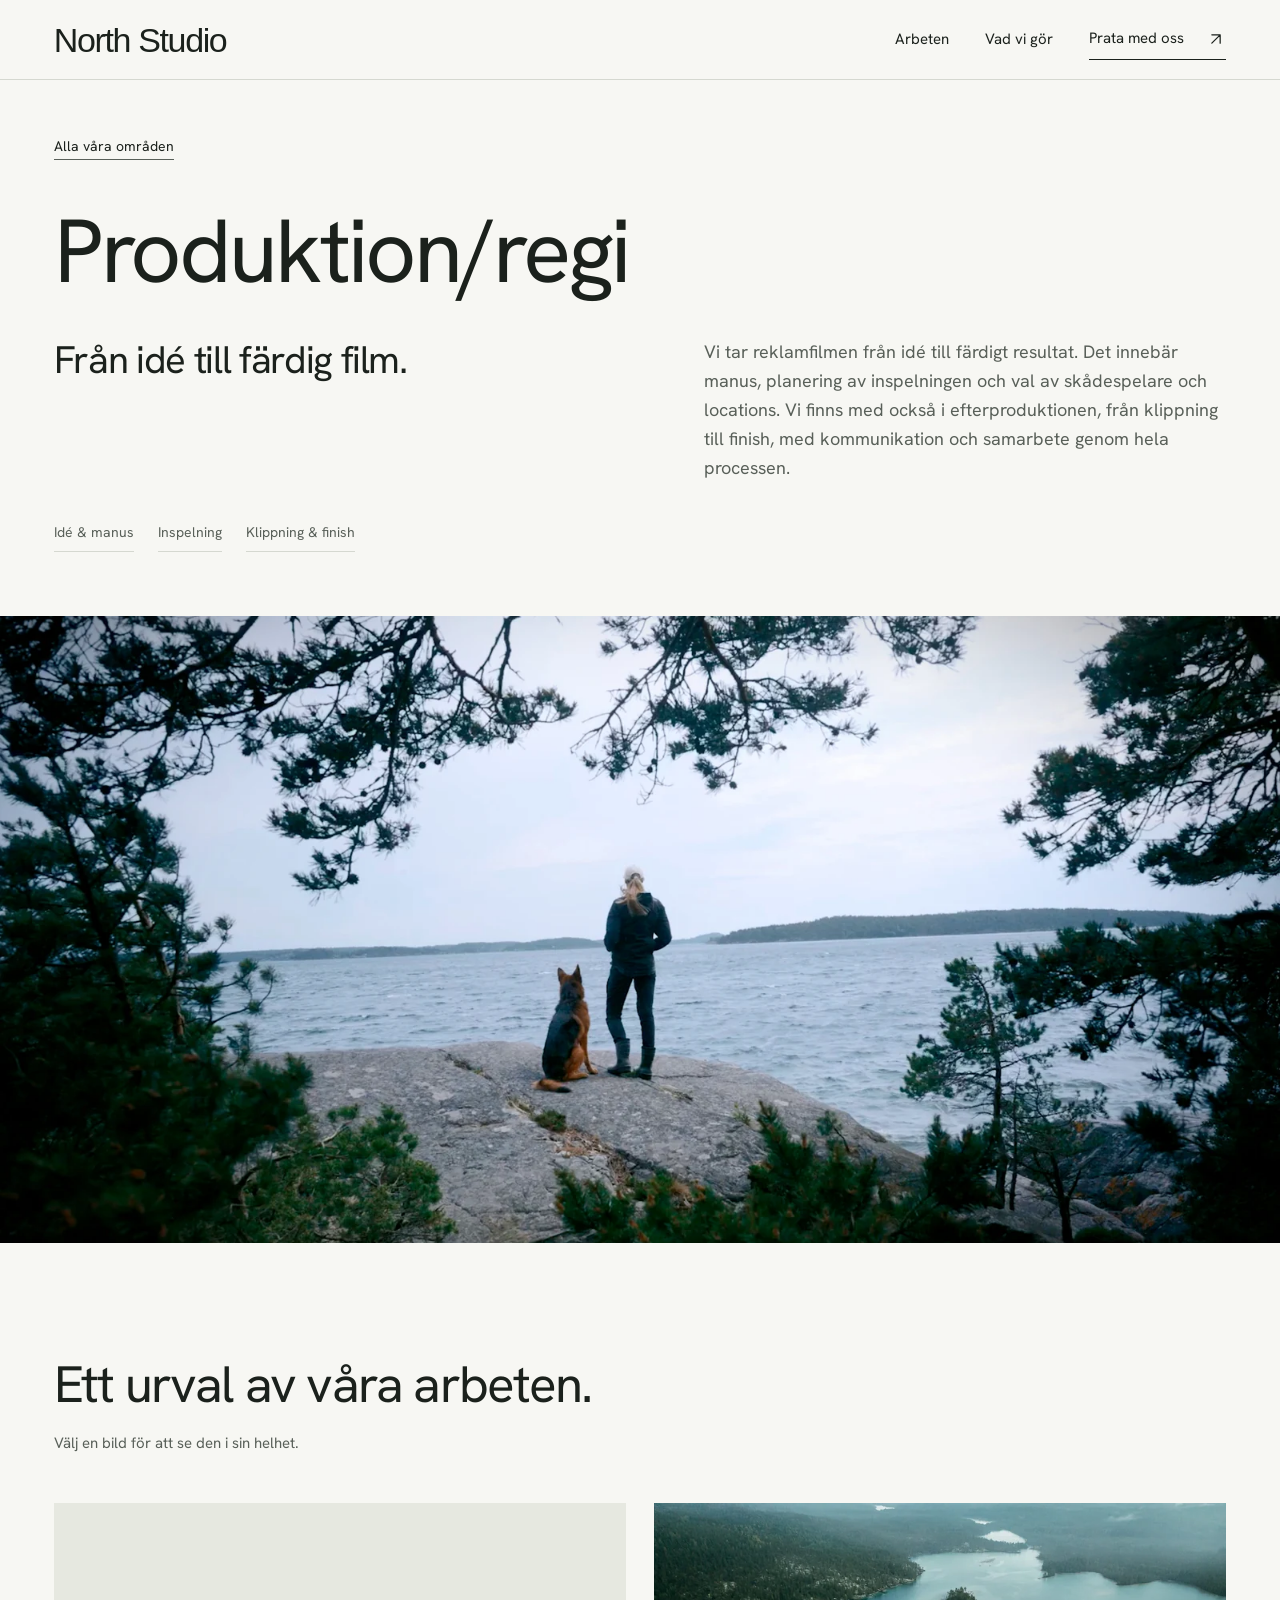
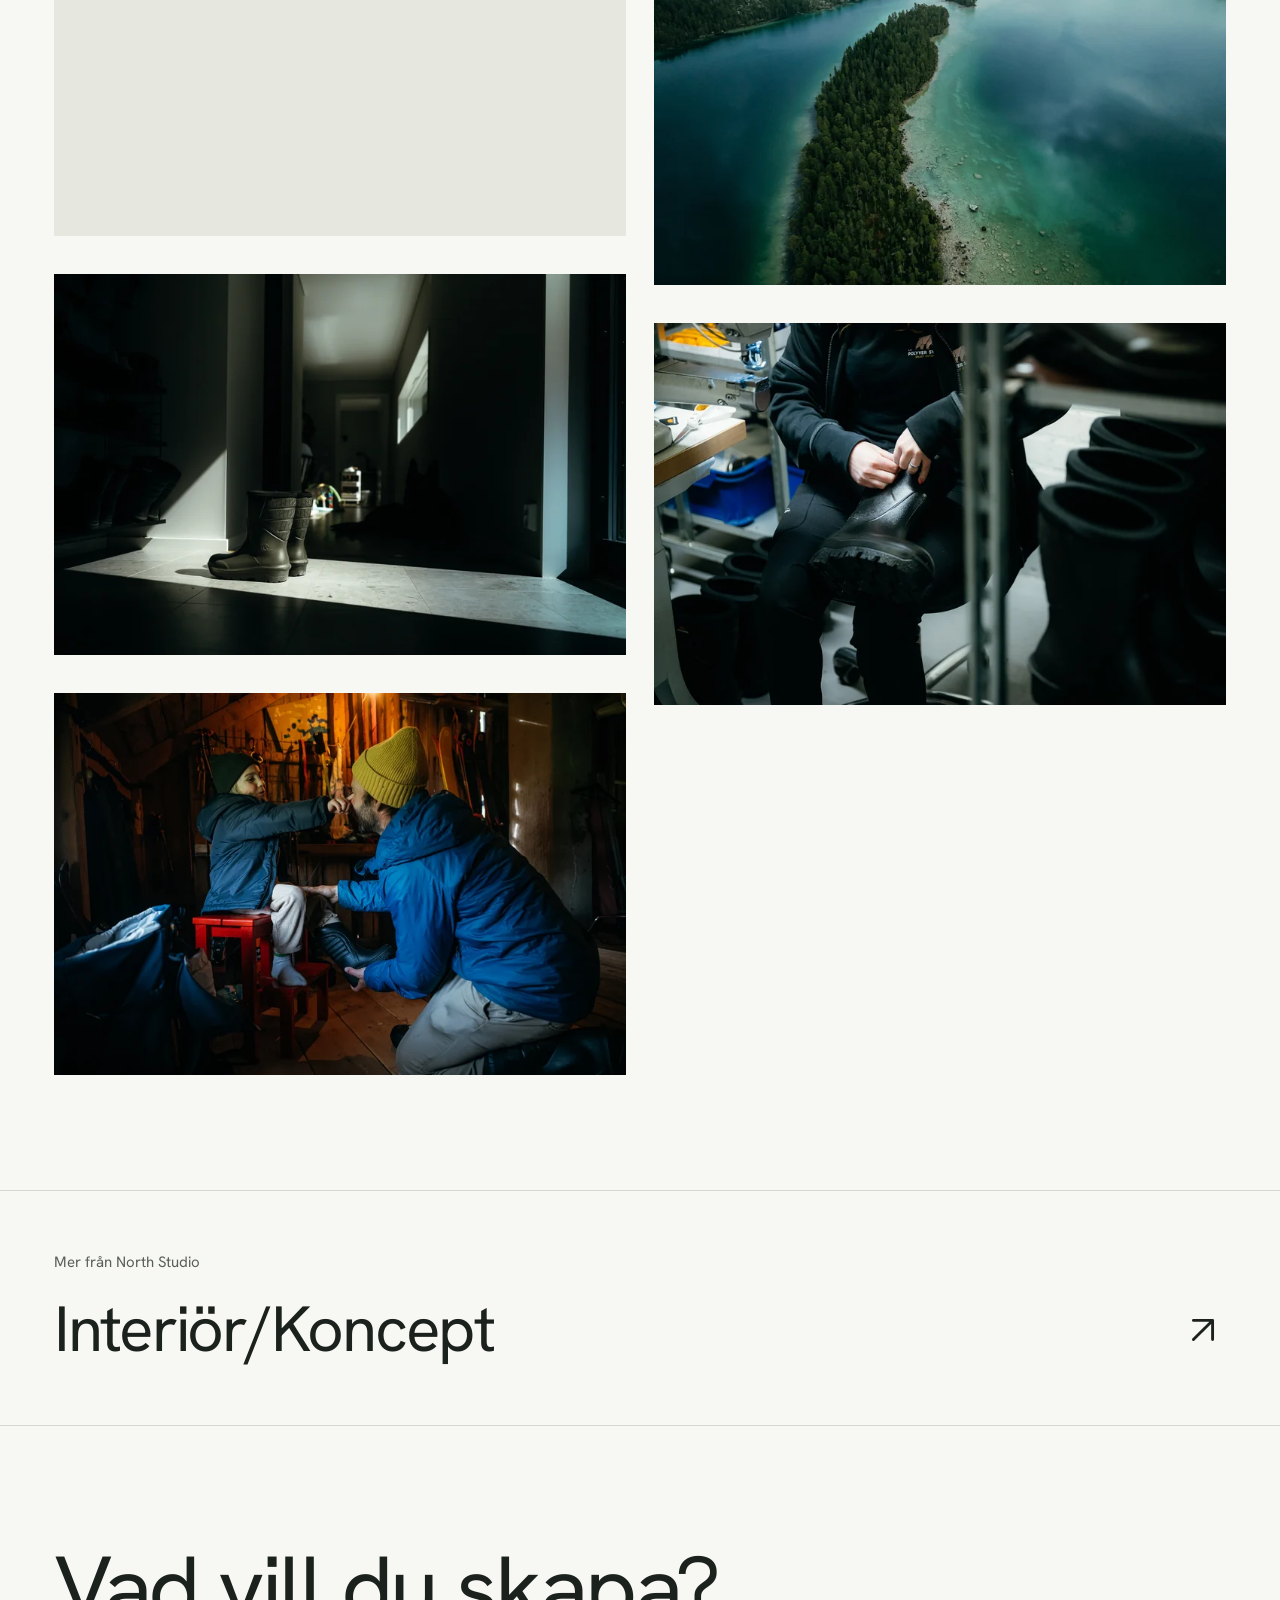
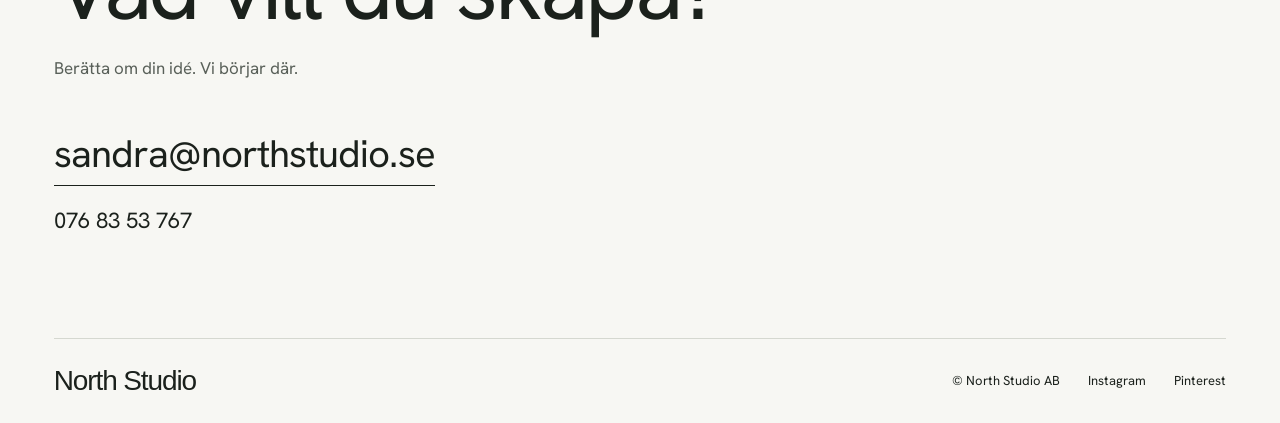
<file: set-design/index.html>
<!doctype html><html lang="sv"><head>
  <meta charset="utf-8"><meta name="viewport" content="width=device-width,initial-scale=1">
  <title>Produktion/regi | North Studio</title>
  <meta name="description" content="Vi tar reklamfilmen från idé till färdigt resultat. Det innebär manus, planering av inspelningen och val av skådespelare och locations. Vi finns med också i efterproduktionen, från klippning till finish, med kommunikation och samarbete genom hela processen.">
  <meta name="robots" content="noindex,nofollow"><meta name="theme-color" content="#f7f7f3">
  <meta property="og:title" content="Produktion/regi | North Studio"><meta property="og:description" content="Berättelser som tar form."><meta property="og:type" content="website">
  <link rel="icon" type="image/svg+xml" href="data:image/svg+xml,%3Csvg xmlns='http://www.w3.org/2000/svg' viewBox='0 0 64 64'%3E%3Crect width='64' height='64' rx='6' fill='%231b211c'/%3E%3Cpath d='M17 47V17h6l18 22V17h6v30h-6L23 25v22Z' fill='%23f7f7f3'/%3E%3C/svg%3E">
  <link rel="preload" href="../assets/hanken-grotesk-regular.ttf" as="font" type="font/ttf" crossorigin>
  <link rel="stylesheet" href="../styles.css"><link rel="stylesheet" href="../portfolio.css"><script src="../site.js" defer></script>
</head><body id="top" class="service-page"><a class="skip-link" href="#main">Hoppa till innehållet</a><header class="header">
    <a class="wordmark" href="../" aria-label="North Studio, startsida">North Studio</a>
    <nav class="desktop-nav" aria-label="Huvudnavigation"><a href="../#arbeten">Arbeten</a><a href="../#tjanster">Vad vi gör</a><a href="#kontakt" class="nav-contact">Prata med oss <svg viewBox="0 0 24 24" aria-hidden="true"><path d="M7 17 17 7M7 7h10v10"/></svg></a></nav>
    <button class="menu-toggle" aria-controls="mobile-menu" aria-expanded="false">Meny <span class="menu-bars" aria-hidden="true"></span></button>
  </header><div id="mobile-menu" class="mobile-menu" hidden><nav aria-label="Mobilnavigation"><a href="../#arbeten">Arbeten</a><a href="../#tjanster">Vad vi gör</a><a href="#kontakt">Kontakt</a><a href="tel:+46768353767" class="menu-phone">076 83 53 767</a></nav></div><main id="main"><section class="service-hero section"><a class="back-link" href="../#arbeten">Alla våra områden</a><h1>Produktion/regi</h1><div class="service-heading"><h2>Från idé till färdig film.</h2><p>Vi tar reklamfilmen från idé till färdigt resultat. Det innebär manus, planering av inspelningen och val av skådespelare och locations. Vi finns med också i efterproduktionen, från klippning till finish, med kommunikation och samarbete genom hela processen.</p></div><ul class="service-tags"><li>Idé & manus</li><li>Inspelning</li><li>Klippning & finish</li></ul></section><div class="service-cover"><img src="../assets/set-design-01-1600.webp" srcset="../assets/set-design-01-760.webp 760w, ../assets/set-design-01-1600.webp 1600w" sizes="100vw" width="1600" height="929" alt="Person och hund på en klipphäll vid en sjö, inramade av träd." fetchpriority="high" decoding="async"></div><section class="portfolio section" aria-labelledby="gallery-title"><h2 id="gallery-title">Ett urval av våra arbeten.</h2><p class="gallery-help">Välj en bild för att se den i sin helhet.</p><div class="photo-gallery"><figure class="photo-item"><a class="photo-link" href="../assets/set-design-01-1600.webp" target="_blank" rel="noopener" aria-label="Visa bild: Person och hund på en klipphäll vid en sjö, inramade av träd."><img src="../assets/set-design-01-1600.webp" srcset="../assets/set-design-01-760.webp 760w, ../assets/set-design-01-1600.webp 1600w" sizes="(max-width:700px) 100vw, 48vw" width="1600" height="929" alt="Person och hund på en klipphäll vid en sjö, inramade av träd." loading="lazy" decoding="async"><span class="photo-open" aria-hidden="true"><svg viewBox="0 0 24 24" aria-hidden="true"><path d="M7 17 17 7M7 7h10v10"/></svg></span></a></figure><figure class="photo-item"><a class="photo-link" href="../assets/set-design-03-1600.webp" target="_blank" rel="noopener" aria-label="Visa bild: Stövlar belysta av ett fönster i ett mörkt rum."><img src="../assets/set-design-03-1600.webp" srcset="../assets/set-design-03-760.webp 760w, ../assets/set-design-03-1600.webp 1600w" sizes="(max-width:700px) 100vw, 48vw" width="1600" height="1067" alt="Stövlar belysta av ett fönster i ett mörkt rum." loading="lazy" decoding="async"><span class="photo-open" aria-hidden="true"><svg viewBox="0 0 24 24" aria-hidden="true"><path d="M7 17 17 7M7 7h10v10"/></svg></span></a></figure><figure class="photo-item"><a class="photo-link" href="../assets/set-design-05-1600.webp" target="_blank" rel="noopener" aria-label="Visa bild: Två personer klär på sig inne i en trästuga med varm belysning."><img src="../assets/set-design-05-1600.webp" srcset="../assets/set-design-05-760.webp 760w, ../assets/set-design-05-1600.webp 1600w" sizes="(max-width:700px) 100vw, 48vw" width="1600" height="1067" alt="Två personer klär på sig inne i en trästuga med varm belysning." loading="lazy" decoding="async"><span class="photo-open" aria-hidden="true"><svg viewBox="0 0 24 24" aria-hidden="true"><path d="M7 17 17 7M7 7h10v10"/></svg></span></a></figure><figure class="photo-item"><a class="photo-link" href="../assets/set-design-07-1600.webp" target="_blank" rel="noopener" aria-label="Visa bild: Flygfoto över skogsklädda öar och turkost vatten."><img src="../assets/set-design-07-1600.webp" srcset="../assets/set-design-07-760.webp 760w, ../assets/set-design-07-1600.webp 1600w" sizes="(max-width:700px) 100vw, 48vw" width="1600" height="1067" alt="Flygfoto över skogsklädda öar och turkost vatten." loading="lazy" decoding="async"><span class="photo-open" aria-hidden="true"><svg viewBox="0 0 24 24" aria-hidden="true"><path d="M7 17 17 7M7 7h10v10"/></svg></span></a></figure><figure class="photo-item"><a class="photo-link" href="../assets/set-design-08-1600.webp" target="_blank" rel="noopener" aria-label="Visa bild: Händer arbetar med en svart stövel i en verkstad."><img src="../assets/set-design-08-1600.webp" srcset="../assets/set-design-08-760.webp 760w, ../assets/set-design-08-1600.webp 1600w" sizes="(max-width:700px) 100vw, 48vw" width="1600" height="1067" alt="Händer arbetar med en svart stövel i en verkstad." loading="lazy" decoding="async"><span class="photo-open" aria-hidden="true"><svg viewBox="0 0 24 24" aria-hidden="true"><path d="M7 17 17 7M7 7h10v10"/></svg></span></a></figure></div></section><nav class="next-area section" aria-label="Nästa område"><p>Mer från North Studio</p><a href="../interi%C3%B6r-koncept/">Interiör/Koncept<svg viewBox="0 0 24 24" aria-hidden="true"><path d="M7 17 17 7M7 7h10v10"/></svg></a></nav></main><footer class="footer section" id="kontakt"><h2>Vad vill du skapa?</h2><p>Berätta om din idé. Vi börjar där.</p><a class="email-link" href="mailto:sandra@northstudio.se">sandra@northstudio.se</a><a class="phone-link" href="tel:+46768353767">076 83 53 767</a><div class="footer-bottom"><a class="wordmark" href="#top">North Studio</a><span>© North Studio AB</span><a href="https://www.instagram.com/northstudiosweden/" target="_blank" rel="noopener noreferrer">Instagram</a><a href="https://www.pinterest.se/northstudiosweden" target="_blank" rel="noopener noreferrer">Pinterest</a></div></footer></body></html>
</file>
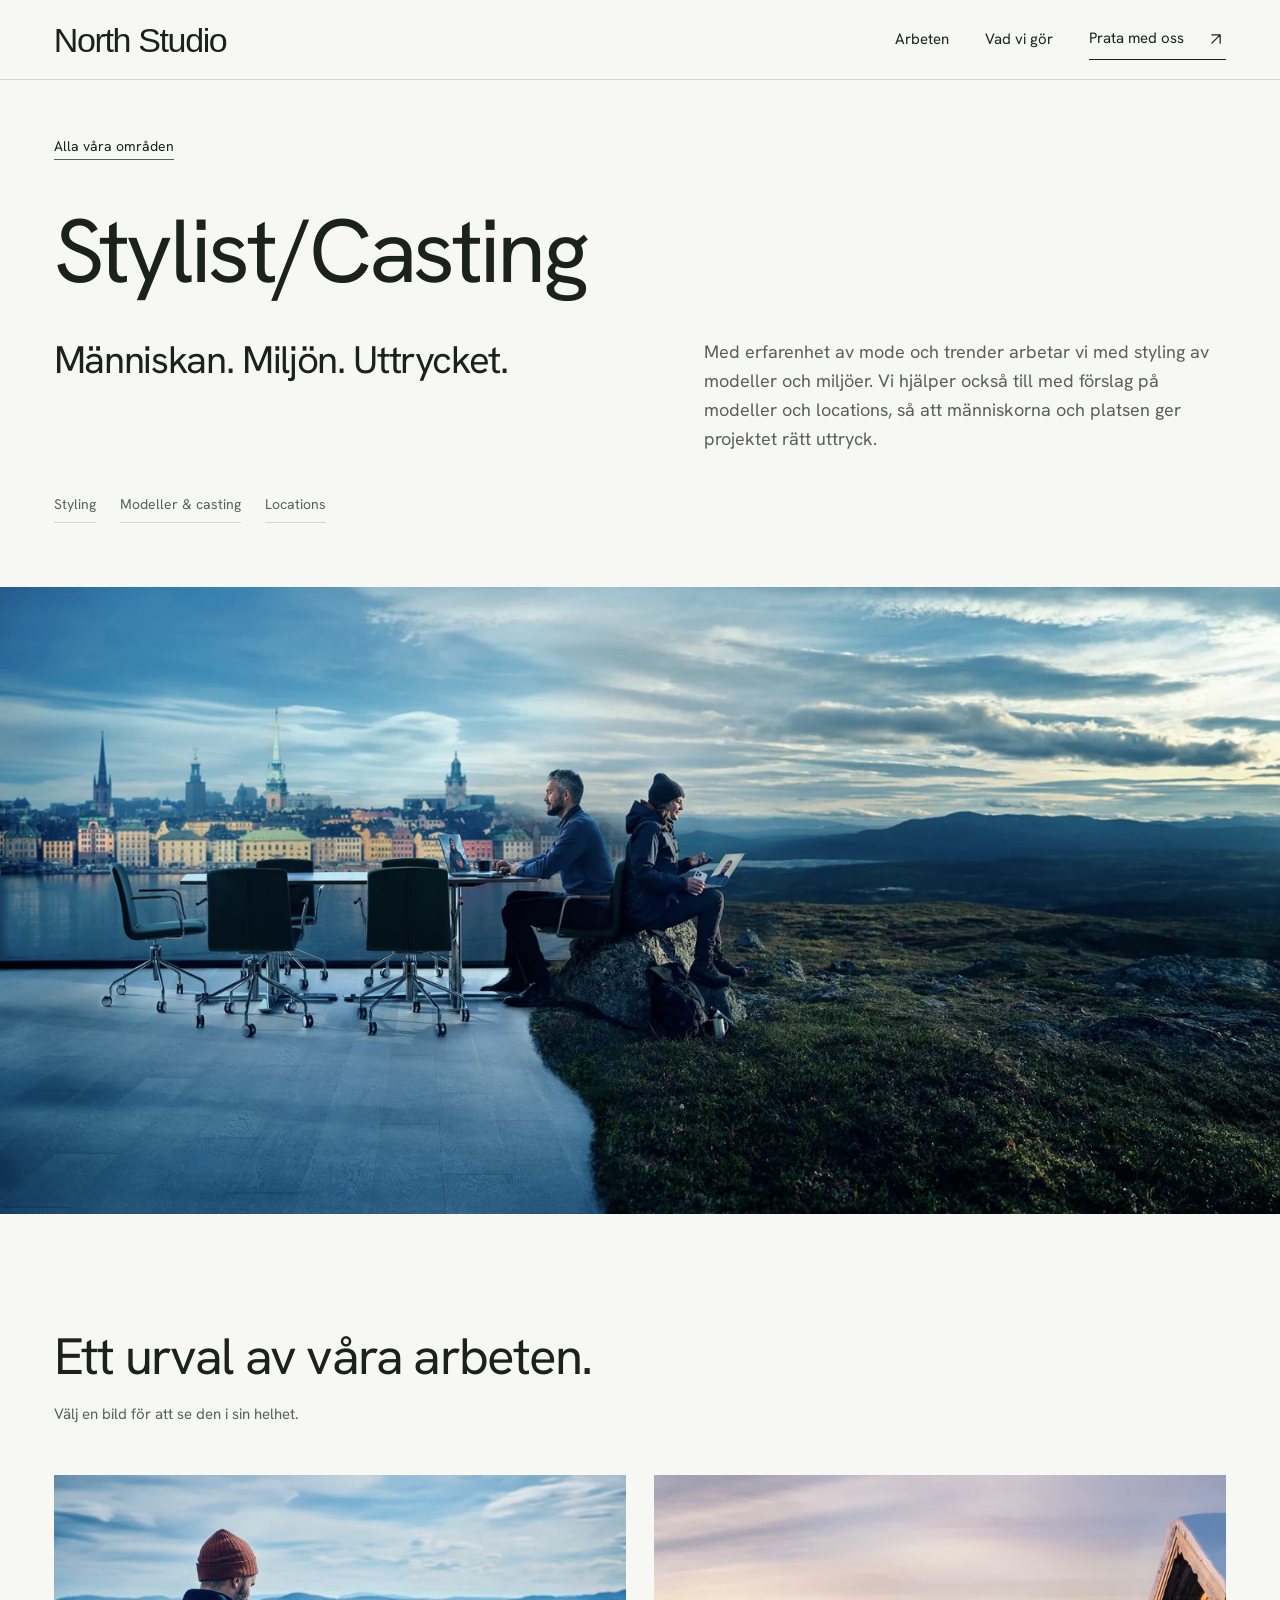
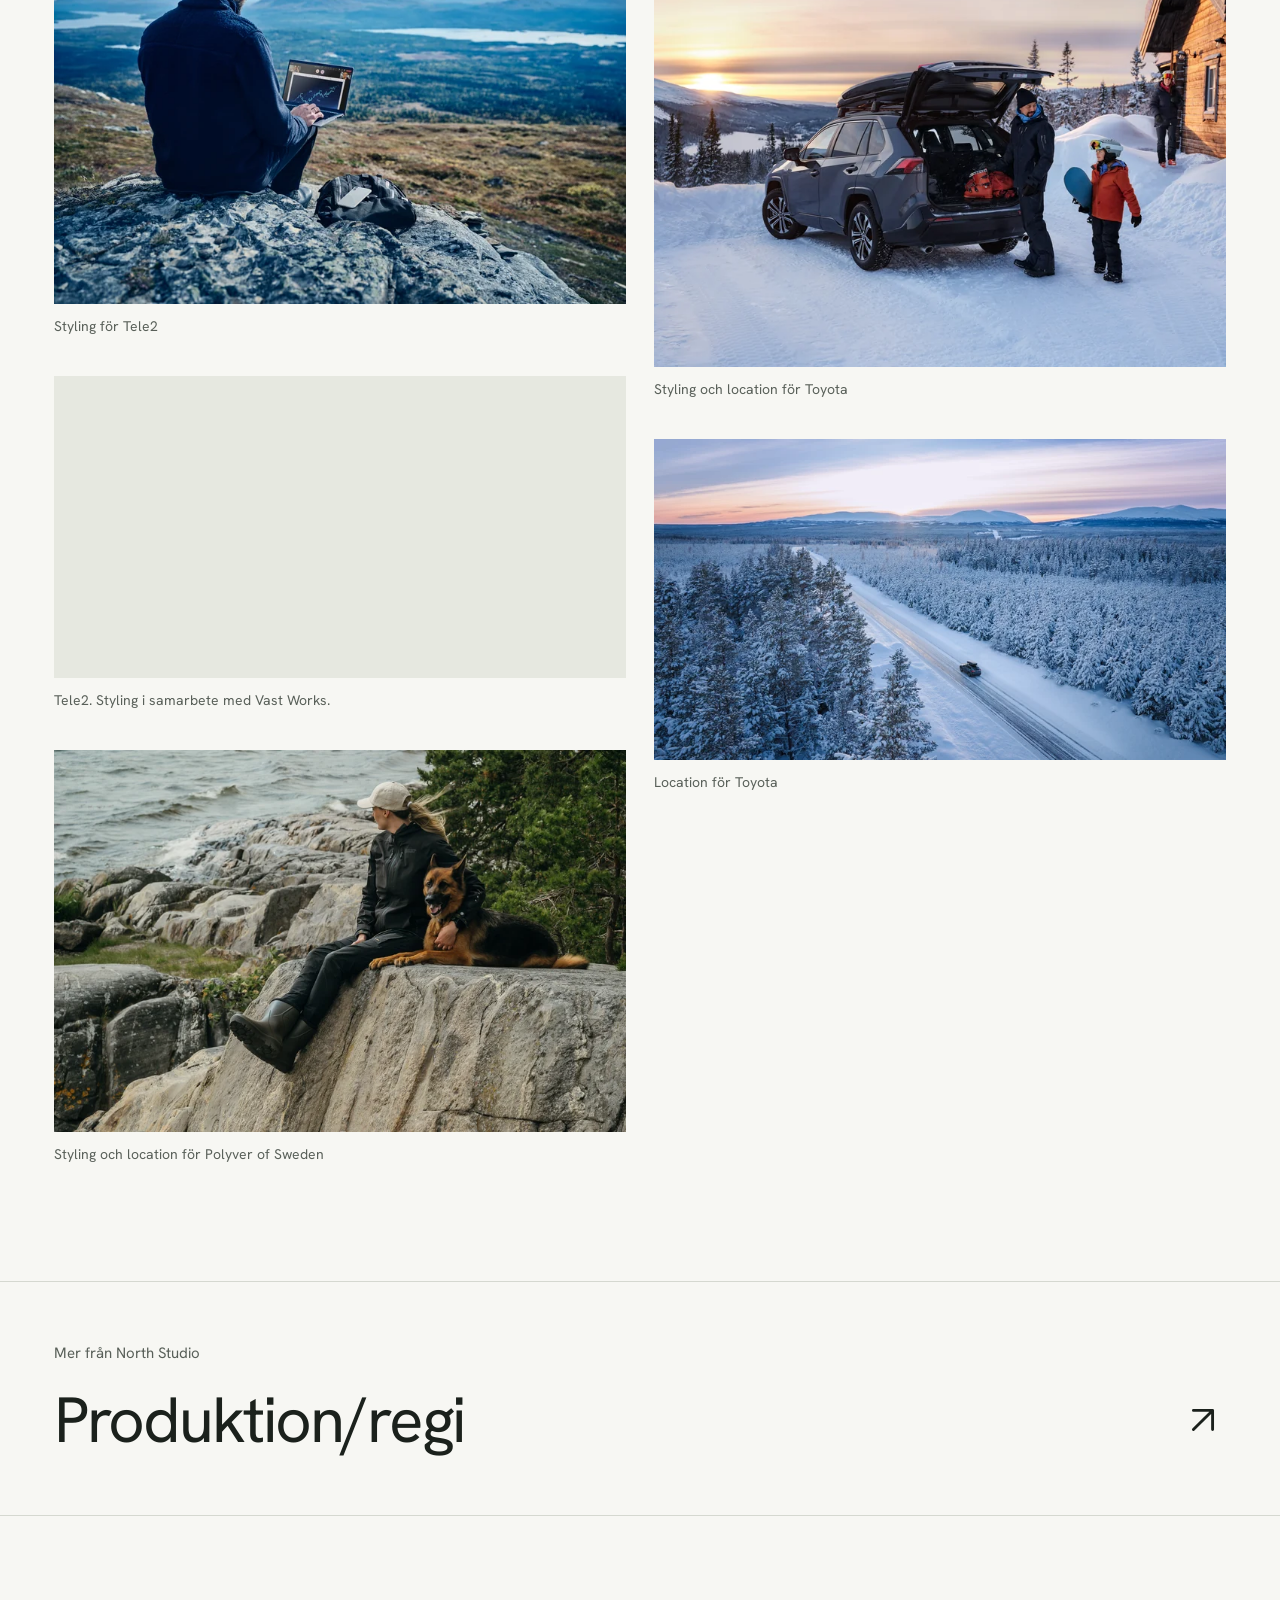
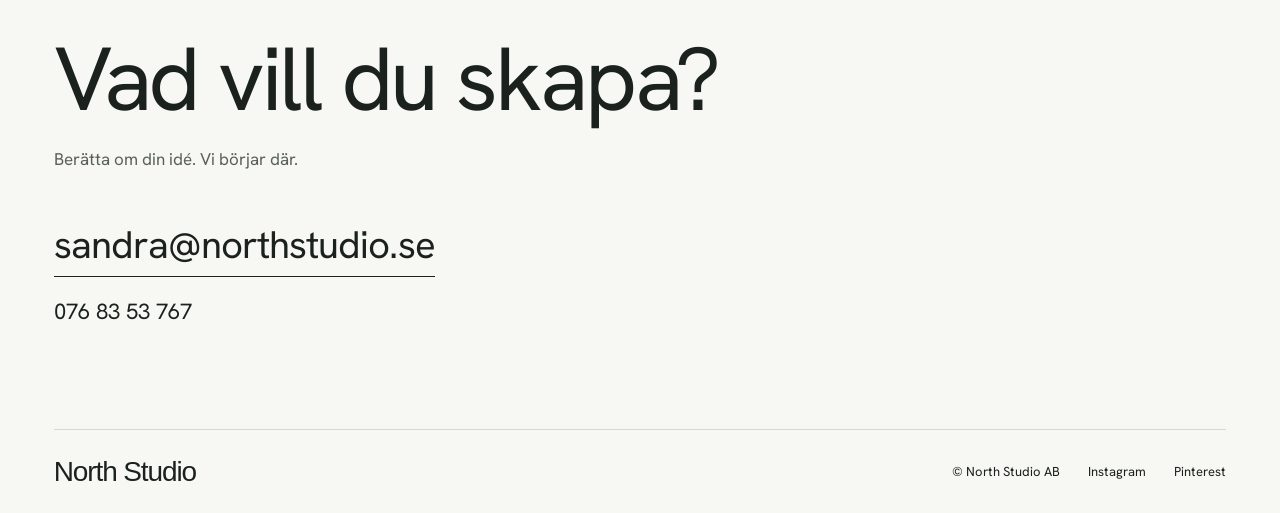
<file: styling-casting/index.html>
<!doctype html><html lang="sv"><head>
  <meta charset="utf-8"><meta name="viewport" content="width=device-width,initial-scale=1">
  <title>Stylist/Casting | North Studio</title>
  <meta name="description" content="Med erfarenhet av mode och trender arbetar vi med styling av modeller och miljöer. Vi hjälper också till med förslag på modeller och locations, så att människorna och platsen ger projektet rätt uttryck.">
  <meta name="robots" content="noindex,nofollow"><meta name="theme-color" content="#f7f7f3">
  <meta property="og:title" content="Stylist/Casting | North Studio"><meta property="og:description" content="Rätt uttryck. Rätt människor."><meta property="og:type" content="website">
  <link rel="icon" type="image/svg+xml" href="data:image/svg+xml,%3Csvg xmlns='http://www.w3.org/2000/svg' viewBox='0 0 64 64'%3E%3Crect width='64' height='64' rx='6' fill='%231b211c'/%3E%3Cpath d='M17 47V17h6l18 22V17h6v30h-6L23 25v22Z' fill='%23f7f7f3'/%3E%3C/svg%3E">
  <link rel="preload" href="../assets/hanken-grotesk-regular.ttf" as="font" type="font/ttf" crossorigin>
  <link rel="stylesheet" href="../styles.css"><link rel="stylesheet" href="../portfolio.css"><script src="../site.js" defer></script>
</head><body id="top" class="service-page"><a class="skip-link" href="#main">Hoppa till innehållet</a><header class="header">
    <a class="wordmark" href="../" aria-label="North Studio, startsida">North Studio</a>
    <nav class="desktop-nav" aria-label="Huvudnavigation"><a href="../#arbeten">Arbeten</a><a href="../#tjanster">Vad vi gör</a><a href="#kontakt" class="nav-contact">Prata med oss <svg viewBox="0 0 24 24" aria-hidden="true"><path d="M7 17 17 7M7 7h10v10"/></svg></a></nav>
    <button class="menu-toggle" aria-controls="mobile-menu" aria-expanded="false">Meny <span class="menu-bars" aria-hidden="true"></span></button>
  </header><div id="mobile-menu" class="mobile-menu" hidden><nav aria-label="Mobilnavigation"><a href="../#arbeten">Arbeten</a><a href="../#tjanster">Vad vi gör</a><a href="#kontakt">Kontakt</a><a href="tel:+46768353767" class="menu-phone">076 83 53 767</a></nav></div><main id="main"><section class="service-hero section"><a class="back-link" href="../#arbeten">Alla våra områden</a><h1>Stylist/Casting</h1><div class="service-heading"><h2>Människan. Miljön. Uttrycket.</h2><p>Med erfarenhet av mode och trender arbetar vi med styling av modeller och miljöer. Vi hjälper också till med förslag på modeller och locations, så att människorna och platsen ger projektet rätt uttryck.</p></div><ul class="service-tags"><li>Styling</li><li>Modeller & casting</li><li>Locations</li></ul></section><div class="service-cover"><img src="../assets/styling-casting-02-1600.webp" srcset="../assets/styling-casting-02-760.webp 760w, ../assets/styling-casting-02-1600.webp 1600w" sizes="100vw" width="1600" height="847" alt="Två personer vid ett bord i en kampanjbild som förenar stadssilhuett och fjällandskap." fetchpriority="high" decoding="async"></div><section class="portfolio section" aria-labelledby="gallery-title"><h2 id="gallery-title">Ett urval av våra arbeten.</h2><p class="gallery-help">Välj en bild för att se den i sin helhet.</p><div class="photo-gallery"><figure class="photo-item"><a class="photo-link" href="../assets/styling-casting-01-1600.webp" target="_blank" rel="noopener" aria-label="Visa bild: Person med surfplatta på ett klippigt fjäll med utsikt över landskapet."><img src="../assets/styling-casting-01-1600.webp" srcset="../assets/styling-casting-01-760.webp 760w, ../assets/styling-casting-01-1600.webp 1600w" sizes="(max-width:700px) 100vw, 48vw" width="1600" height="1200" alt="Person med surfplatta på ett klippigt fjäll med utsikt över landskapet." loading="lazy" decoding="async"><span class="photo-open" aria-hidden="true"><svg viewBox="0 0 24 24" aria-hidden="true"><path d="M7 17 17 7M7 7h10v10"/></svg></span></a><figcaption>Styling för Tele2</figcaption></figure><figure class="photo-item"><a class="photo-link" href="../assets/styling-casting-02-1600.webp" target="_blank" rel="noopener" aria-label="Visa bild: Två personer vid ett bord i en kampanjbild som förenar stadssilhuett och fjällandskap."><img src="../assets/styling-casting-02-1600.webp" srcset="../assets/styling-casting-02-760.webp 760w, ../assets/styling-casting-02-1600.webp 1600w" sizes="(max-width:700px) 100vw, 48vw" width="1600" height="847" alt="Två personer vid ett bord i en kampanjbild som förenar stadssilhuett och fjällandskap." loading="lazy" decoding="async"><span class="photo-open" aria-hidden="true"><svg viewBox="0 0 24 24" aria-hidden="true"><path d="M7 17 17 7M7 7h10v10"/></svg></span></a><figcaption>Tele2. Styling i samarbete med Vast Works.</figcaption></figure><figure class="photo-item"><a class="photo-link" href="../assets/styling-casting-04-1600.webp" target="_blank" rel="noopener" aria-label="Visa bild: Person och hund sitter på klippor vid vattnet."><img src="../assets/styling-casting-04-1600.webp" srcset="../assets/styling-casting-04-760.webp 760w, ../assets/styling-casting-04-1600.webp 1600w" sizes="(max-width:700px) 100vw, 48vw" width="1600" height="1067" alt="Person och hund sitter på klippor vid vattnet." loading="lazy" decoding="async"><span class="photo-open" aria-hidden="true"><svg viewBox="0 0 24 24" aria-hidden="true"><path d="M7 17 17 7M7 7h10v10"/></svg></span></a><figcaption>Styling och location för Polyver of Sweden</figcaption></figure><figure class="photo-item"><a class="photo-link" href="../assets/styling-casting-07-1600.webp" target="_blank" rel="noopener" aria-label="Visa bild: Bil med öppen baklucka vid en snötäckt fjällstuga i solnedgången."><img src="../assets/styling-casting-07-1600.webp" srcset="../assets/styling-casting-07-760.webp 760w, ../assets/styling-casting-07-1600.webp 1600w" sizes="(max-width:700px) 100vw, 48vw" width="1600" height="1377" alt="Bil med öppen baklucka vid en snötäckt fjällstuga i solnedgången." loading="lazy" decoding="async"><span class="photo-open" aria-hidden="true"><svg viewBox="0 0 24 24" aria-hidden="true"><path d="M7 17 17 7M7 7h10v10"/></svg></span></a><figcaption>Styling och location för Toyota</figcaption></figure><figure class="photo-item"><a class="photo-link" href="../assets/styling-casting-08-1600.webp" target="_blank" rel="noopener" aria-label="Visa bild: Väg genom en snötäckt skog med fjäll vid horisonten."><img src="../assets/styling-casting-08-1600.webp" srcset="../assets/styling-casting-08-760.webp 760w, ../assets/styling-casting-08-1600.webp 1600w" sizes="(max-width:700px) 100vw, 48vw" width="1600" height="899" alt="Väg genom en snötäckt skog med fjäll vid horisonten." loading="lazy" decoding="async"><span class="photo-open" aria-hidden="true"><svg viewBox="0 0 24 24" aria-hidden="true"><path d="M7 17 17 7M7 7h10v10"/></svg></span></a><figcaption>Location för Toyota</figcaption></figure></div></section><nav class="next-area section" aria-label="Nästa område"><p>Mer från North Studio</p><a href="../set-design/">Produktion/regi<svg viewBox="0 0 24 24" aria-hidden="true"><path d="M7 17 17 7M7 7h10v10"/></svg></a></nav></main><footer class="footer section" id="kontakt"><h2>Vad vill du skapa?</h2><p>Berätta om din idé. Vi börjar där.</p><a class="email-link" href="mailto:sandra@northstudio.se">sandra@northstudio.se</a><a class="phone-link" href="tel:+46768353767">076 83 53 767</a><div class="footer-bottom"><a class="wordmark" href="#top">North Studio</a><span>© North Studio AB</span><a href="https://www.instagram.com/northstudiosweden/" target="_blank" rel="noopener noreferrer">Instagram</a><a href="https://www.pinterest.se/northstudiosweden" target="_blank" rel="noopener noreferrer">Pinterest</a></div></footer></body></html>
</file>
<file: styles.css>
@font-face{font-family:Hanken;src:url('./assets/hanken-grotesk-regular.ttf') format('truetype');font-weight:400;font-style:normal;font-display:swap}
:root{--paper:#f7f7f3;--ink:#1b211c;--muted:#596059;--line:#d5d8d0;--inset:clamp(22px,4.2vw,76px);--section:clamp(76px,9vw,144px);--header-layer:20;--menu-layer:15;color-scheme:light}
*{box-sizing:border-box}html{scroll-behavior:auto;scrollbar-color:#828b7e var(--paper)}body{margin:0;background:var(--paper);color:var(--ink);font:400 17px/1.55 Hanken,Arial,sans-serif;-webkit-font-smoothing:antialiased}body.menu-open{overflow:hidden}::selection{color:var(--paper);background:var(--ink)}a{color:inherit;text-underline-offset:.25em}button,a{-webkit-tap-highlight-color:transparent}button{font:inherit}a:focus-visible,button:focus-visible,summary:focus-visible{outline:2px solid currentColor;outline-offset:6px}a:active,button:active{opacity:.7}img{display:block;width:100%;height:auto}h1,h2,h3,p{margin:0}h1,h2,h3{font-weight:400;line-height:1.05;letter-spacing:-.035em;text-wrap:balance}h2{font-size:clamp(38px,5.2vw,76px)}p{max-width:64ch}svg{width:24px;height:24px;fill:none;stroke:currentColor;stroke-width:1.5;stroke-linecap:round;stroke-linejoin:round;flex-shrink:0}[hidden]{display:none!important}.section{padding:var(--section) var(--inset)}.skip-link{position:fixed;z-index:100;left:20px;top:-80px;background:var(--paper);color:var(--ink);padding:12px 20px}.skip-link:focus{top:12px}
.header{height:92px;display:flex;align-items:center;justify-content:space-between;padding:0 var(--inset);gap:32px;position:relative;z-index:var(--header-layer)}.home .header{position:absolute;inset:0 0 auto;color:var(--paper)}.wordmark{font-family:Arial,Helvetica,sans-serif;font-size:34px;letter-spacing:-.04em;line-height:1;white-space:nowrap;text-decoration:none}.desktop-nav{display:flex;align-items:center;gap:36px;font-size:15px}.desktop-nav a{text-decoration:none;padding:12px 0}.desktop-nav a:not(.nav-contact):hover{text-decoration:underline}.desktop-nav .nav-contact{display:flex;align-items:center;gap:22px;border-bottom:1px solid currentColor;padding:8px 0}.nav-contact svg{width:20px}.menu-toggle{display:none;align-items:center;gap:12px;border:0;background:none;color:inherit;padding:12px 0;cursor:pointer}.menu-bars{display:block;width:22px;height:10px;border-top:1px solid currentColor;border-bottom:1px solid currentColor}.mobile-menu{position:fixed;inset:0;background:var(--paper);z-index:var(--menu-layer);padding:125px var(--inset) 40px;overflow:auto}.mobile-menu nav{display:grid;gap:24px}.mobile-menu a{font-size:40px;letter-spacing:-.03em;text-decoration:none;line-height:1.2}.mobile-menu .menu-phone{font-size:22px;margin-top:32px}.menu-open .header{position:fixed;color:var(--ink);background:var(--paper)}
.hero{position:relative;isolation:isolate;color:var(--paper);min-height:650px;height:100svh;max-height:1120px;display:flex;align-items:end;overflow:hidden;background:#32342e}.hero-picture,.hero-picture img{position:absolute;inset:0;height:100%;width:100%;object-fit:cover;object-position:50% 49%;z-index:-2}.hero::after{content:"";position:absolute;inset:0;z-index:-1;background:linear-gradient(180deg,rgba(10,15,12,.38),transparent 32%,rgba(10,15,12,.08) 45%,rgba(10,15,12,.73))}.hero-content{width:100%;padding:160px var(--inset) 65px;display:flex;align-items:end;justify-content:space-between;gap:36px}.hero h1{font-size:clamp(50px,6.1vw,92px);line-height:1.035;max-width:900px}.hero p{margin-top:24px;font-size:18px;line-height:1.5}.hero-action{display:flex;align-items:center;gap:22px;text-decoration:none;font-size:15px;white-space:nowrap}.circle{display:grid;place-items:center;width:66px;height:66px;border:1px solid currentColor;border-radius:50%;transition:background .25s,color .25s}.circle svg{width:26px;height:26px}.hero-action:hover .circle{background:var(--paper);color:var(--ink)}
.intro{padding-bottom:66px}.intro h2{max-width:920px}.intro>p{max-width:540px;margin-top:28px;font-size:20px;line-height:1.5;color:var(--muted)}.discipline-links{display:flex;flex-wrap:wrap;gap:16px 32px;margin-top:48px;font-size:15px}.discipline-links a{text-decoration:none;border-bottom:1px solid var(--ink);padding:5px 0}.discipline-links a:hover{color:var(--muted)}
.footer{border-top:1px solid var(--line);padding-bottom:28px}.footer h2{font-size:clamp(44px,7vw,96px)}.footer>p{color:var(--muted);margin:20px 0 44px}.email-link{display:block;width:fit-content;font-size:clamp(23px,3vw,44px);letter-spacing:-.025em;text-decoration:none;border-bottom:1px solid var(--ink)}.phone-link{display:block;width:fit-content;margin-top:18px;text-decoration:none;font-size:22px}.footer-bottom{margin-top:100px;padding-top:28px;border-top:1px solid var(--line);display:flex;align-items:center;gap:28px;font-size:13px}.footer-bottom .wordmark{font-size:28px;margin-right:auto}.footer-bottom>a:not(.wordmark){text-decoration:none}.footer-bottom>a:hover{text-decoration:underline}
@media(prefers-reduced-motion:no-preference){.hero-picture img{animation:hero-settle 1.5s cubic-bezier(.16,1,.3,1) both}@keyframes hero-settle{from{transform:scale(1.035)}to{transform:scale(1)}}}
@media(max-width:1000px){.header{height:80px}.desktop-nav{gap:24px}.hero-content{display:block}.hero-action{width:fit-content;margin-top:30px}.circle{width:48px;height:48px}.hero h1{font-size:clamp(50px,7vw,76px)}}
@media(max-width:700px){body{font-size:16px}.header{height:78px;gap:16px}.wordmark{font-size:28px}.desktop-nav{display:none}.menu-toggle{display:flex}.hero{min-height:660px;height:100svh;max-height:920px}.hero-picture img{object-position:52% center}.hero-content{padding:120px var(--inset) 38px}.hero h1{font-size:clamp(41px,10.4vw,65px);line-height:1.07;letter-spacing:-.035em}.hero p{font-size:16px;margin-top:22px}.hero-action{font-size:14px;gap:20px;margin-top:30px}.intro{padding-bottom:40px}.intro h2{font-size:37px}.intro>p{font-size:18px}.discipline-links{gap:14px 24px;margin-top:34px;font-size:14px}.footer-bottom{display:grid;grid-template-columns:1fr 1fr;gap:18px;margin-top:70px}.footer-bottom .wordmark{grid-column:1/-1;margin-bottom:8px}.footer-bottom>span{grid-column:1/-1}.footer>p{margin-bottom:34px}}
</file>
<file: portfolio.css>
.header{height:80px}
@media(max-width:700px){.hero h1{font-size:clamp(34px,10.4vw,65px)}}
.work-grid{padding:0 var(--inset);display:grid;grid-template-columns:1fr 1fr;gap:64px 28px}
.work-card{text-decoration:none;min-width:0;display:block}.work-image{overflow:hidden;background:#e6e8e0}.work-image.portrait{aspect-ratio:3/4}.work-image.landscape{aspect-ratio:16/9}.work-image img{height:100%;object-fit:cover;transition:transform .65s cubic-bezier(.16,1,.3,1)}.work-card:hover .work-image img{transform:scale(1.025)}.work-caption{display:flex;justify-content:space-between;align-items:start;gap:16px;padding-top:22px}.work-caption h3{font-size:clamp(24px,2.7vw,39px)}.work-caption p{font-size:15px;color:var(--muted);margin-top:10px}.work-caption svg{width:30px;height:30px}.work-card:hover h3{text-decoration:underline;text-decoration-thickness:1px;text-underline-offset:.2em}
.studio{display:grid;grid-template-columns:1fr 1fr;gap:9vw}.studio h2{font-size:clamp(38px,4vw,58px)}.studio-lead>p{color:var(--muted);margin-top:26px;max-width:40ch}.services details{border-bottom:1px solid var(--line)}.services details:first-child{border-top:1px solid var(--line)}.services summary{font-size:25px;line-height:1.2;letter-spacing:-.02em;list-style:none;cursor:pointer;min-height:84px;display:flex;align-items:center;justify-content:space-between;gap:20px}.services summary::-webkit-details-marker{display:none}.services summary>span{position:relative;width:18px;height:18px;flex-shrink:0}.services summary>span::before,.services summary>span::after{content:"";position:absolute;inset:8px 0 auto;height:1px;background:currentColor}.services summary>span::after{transform:rotate(90deg)}.services details[open] summary>span::after{transform:rotate(0)}.services summary:hover{color:var(--muted)}.service-content{padding:0 24px 30px 0}.service-content p{font-size:16px;color:var(--muted);line-height:1.65}.service-content a{display:flex;align-items:center;gap:16px;width:fit-content;font-size:14px;margin-top:24px;text-decoration:none}.service-content a:hover{text-decoration:underline}.service-content svg{width:20px}
.detail-story{display:grid;grid-template-columns:1fr 1fr;background:#e9ece4}.detail-picture img{height:100%;object-fit:cover}.detail-copy{padding:7vw 7vw 5vw}.detail-copy h2{font-size:clamp(40px,4.4vw,68px)}.detail-copy>p{max-width:31ch;font-size:18px;margin-top:28px;color:#4b5347}.text-link{display:flex;align-items:center;gap:18px;width:fit-content;text-decoration:none;border-bottom:1px solid currentColor;padding:8px 0;margin-top:30px;font-size:15px}.detail-inset{width:55%;max-width:240px;margin:60px 0 0 auto}.detail-inset img{width:100%;height:auto}.detail-story+.footer{border:0}
.service-hero{padding-top:52px;padding-bottom:64px}.back-link{font-size:14px;text-decoration:none;border-bottom:1px solid var(--muted);padding-bottom:4px}.service-hero h1{font-size:clamp(52px,7vw,96px);margin-top:46px}.service-heading{display:grid;grid-template-columns:1fr 1fr;gap:10vw;margin-top:40px}.service-heading h2{font-size:clamp(25px,3vw,42px);line-height:1.15;max-width:24ch}.service-heading p{color:var(--muted);font-size:18px;line-height:1.6}.service-tags{display:flex;gap:12px 24px;flex-wrap:wrap;list-style:none;padding:0;margin:40px 0 0;color:var(--muted);font-size:14px}.service-tags li{border-bottom:1px solid var(--line);padding-bottom:7px}.service-cover{height:clamp(350px,49vw,720px);overflow:hidden}.service-cover img{height:100%;object-fit:cover}.service-page:has(.service-hero h1) .header{border-bottom:1px solid var(--line)}.portfolio h2{font-size:clamp(34px,4vw,58px)}.gallery-help{font-size:15px;color:var(--muted);margin-top:20px}.photo-gallery{columns:2;column-gap:28px;margin-top:48px}.photo-item{margin:0 0 38px;break-inside:avoid}.photo-link{display:block;position:relative;background:#e6e8e0;overflow:hidden}.photo-link img{width:100%;height:auto}.photo-open{position:absolute;right:14px;bottom:14px;width:42px;height:42px;display:grid;place-items:center;background:var(--paper);color:var(--ink);border-radius:50%;opacity:0;transition:opacity .2s}.photo-link:hover .photo-open,.photo-link:focus-visible .photo-open{opacity:1}.photo-item figcaption{margin-top:12px;font-size:14px;color:var(--muted)}.next-area{border-top:1px solid var(--line);padding-top:60px;padding-bottom:60px}.next-area p{font-size:15px;color:var(--muted);margin-bottom:20px}.next-area>a{display:flex;align-items:center;justify-content:space-between;font-size:clamp(35px,5vw,76px);letter-spacing:-.035em;text-decoration:none;line-height:1.1}.next-area svg{width:46px;height:46px;margin-left:28px}.next-area>a:hover{text-decoration:underline;text-decoration-thickness:1px;text-underline-offset:.2em}
@media(max-width:1000px){.studio{gap:5vw}.services summary{font-size:22px}.detail-copy{padding:6vw 5vw}.detail-inset{margin-top:42px}.service-heading{gap:5vw}}
@media(max-width:700px){.header{height:78px}.work-grid{grid-template-columns:1fr;gap:38px;padding:0 var(--inset)}.work-image.portrait{aspect-ratio:auto}.work-image.portrait img{height:auto}.work-caption{padding-top:18px}.work-caption h3{font-size:28px}.work-caption p{font-size:14px;margin-top:8px}.work-caption svg{width:25px;height:25px}.studio{grid-template-columns:1fr;gap:36px}.studio h2{font-size:38px}.services summary{font-size:24px;min-height:78px}.detail-story{grid-template-columns:1fr}.detail-picture{max-height:none}.detail-picture img{height:auto}.detail-copy{padding:44px var(--inset)}.detail-copy h2{font-size:43px}.detail-copy>p{font-size:17px}.detail-inset{width:47%;margin-top:34px}.service-hero{padding-top:30px;padding-bottom:40px}.service-hero h1{font-size:clamp(43px,11.5vw,72px);margin-top:34px;overflow-wrap:anywhere}.service-heading{grid-template-columns:1fr;gap:22px;margin-top:28px}.service-heading h2{font-size:28px}.service-heading p{font-size:17px}.service-tags{margin-top:28px;font-size:13px;gap:12px 20px}.service-cover{height:330px}.photo-gallery{columns:1;margin-top:34px}.photo-item{margin-bottom:28px}.photo-open{opacity:1;right:12px;bottom:12px}.next-area{padding-top:42px;padding-bottom:42px}.next-area>a{font-size:39px}.next-area svg{width:30px;height:30px}.portfolio{padding-bottom:48px}}
@media(prefers-reduced-motion:reduce){*,*::before,*::after{animation:none!important;transition:none!important;scroll-behavior:auto!important}}
</file>
